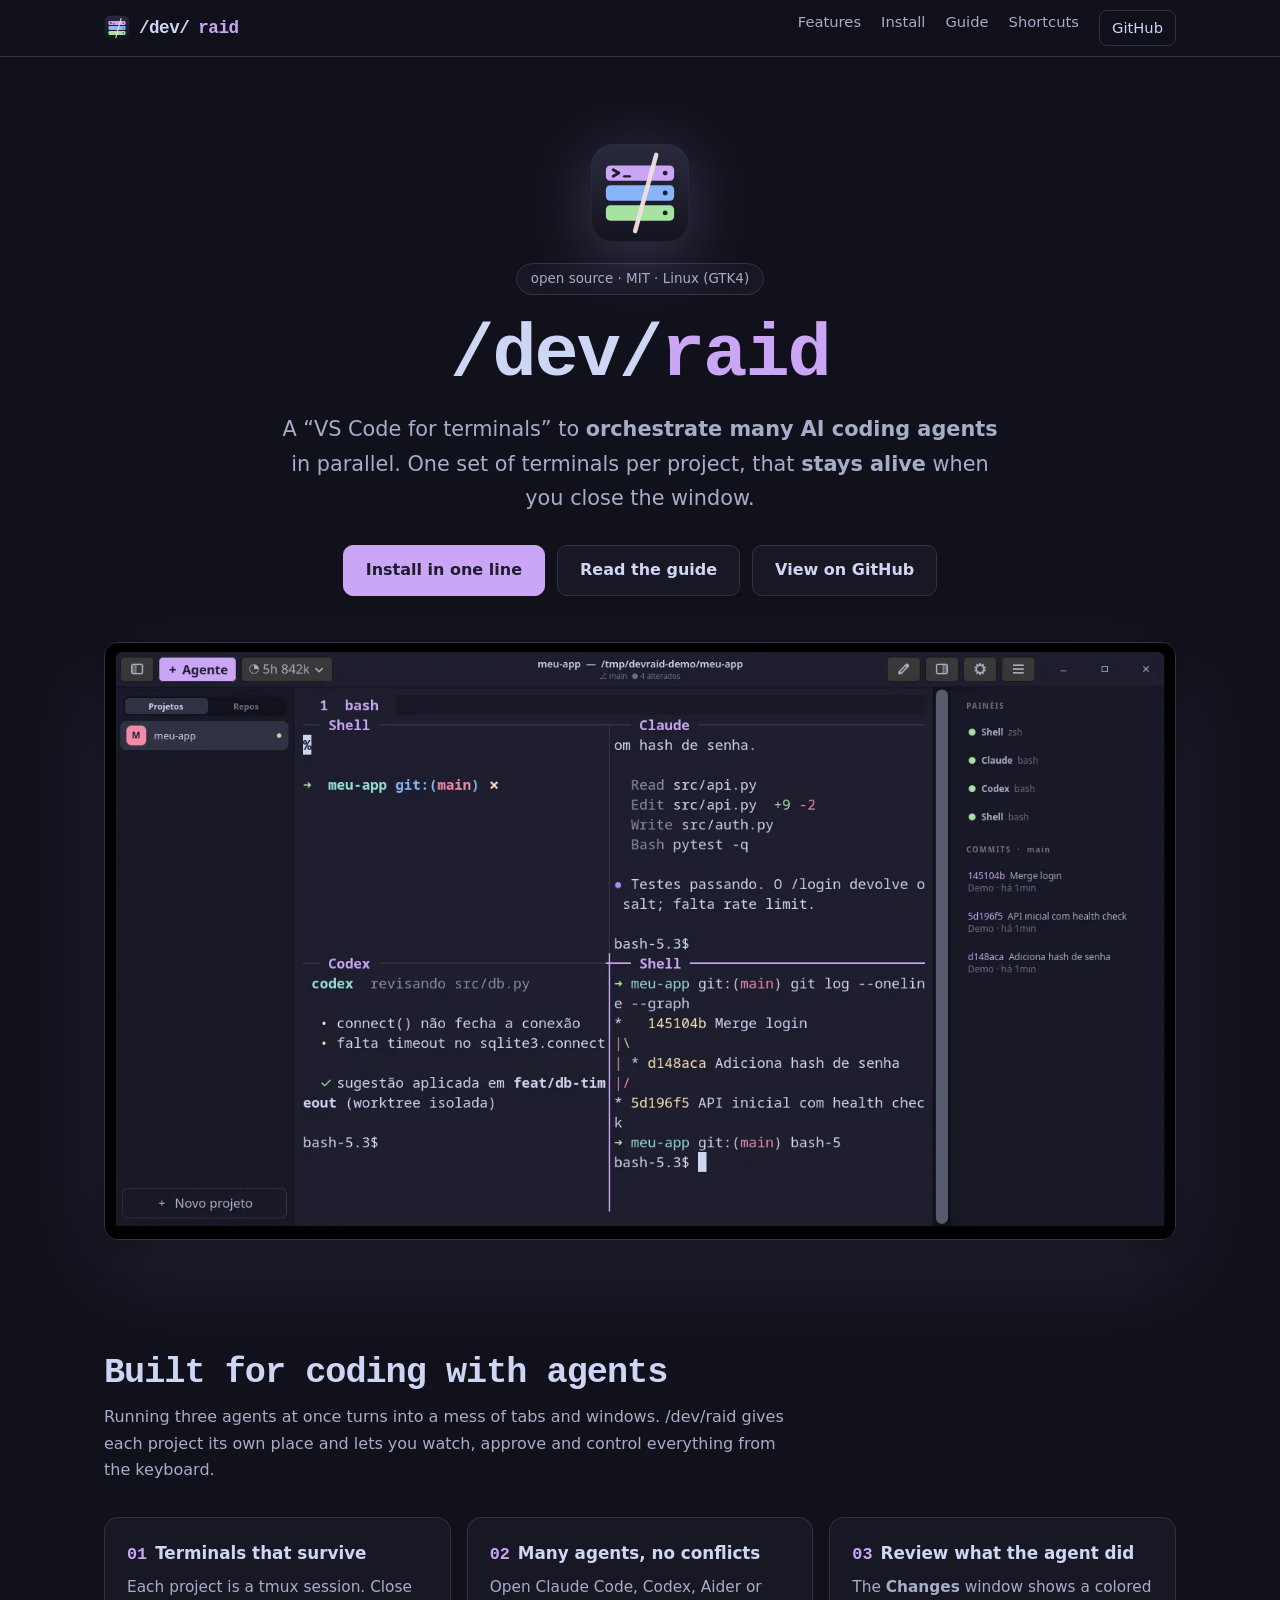
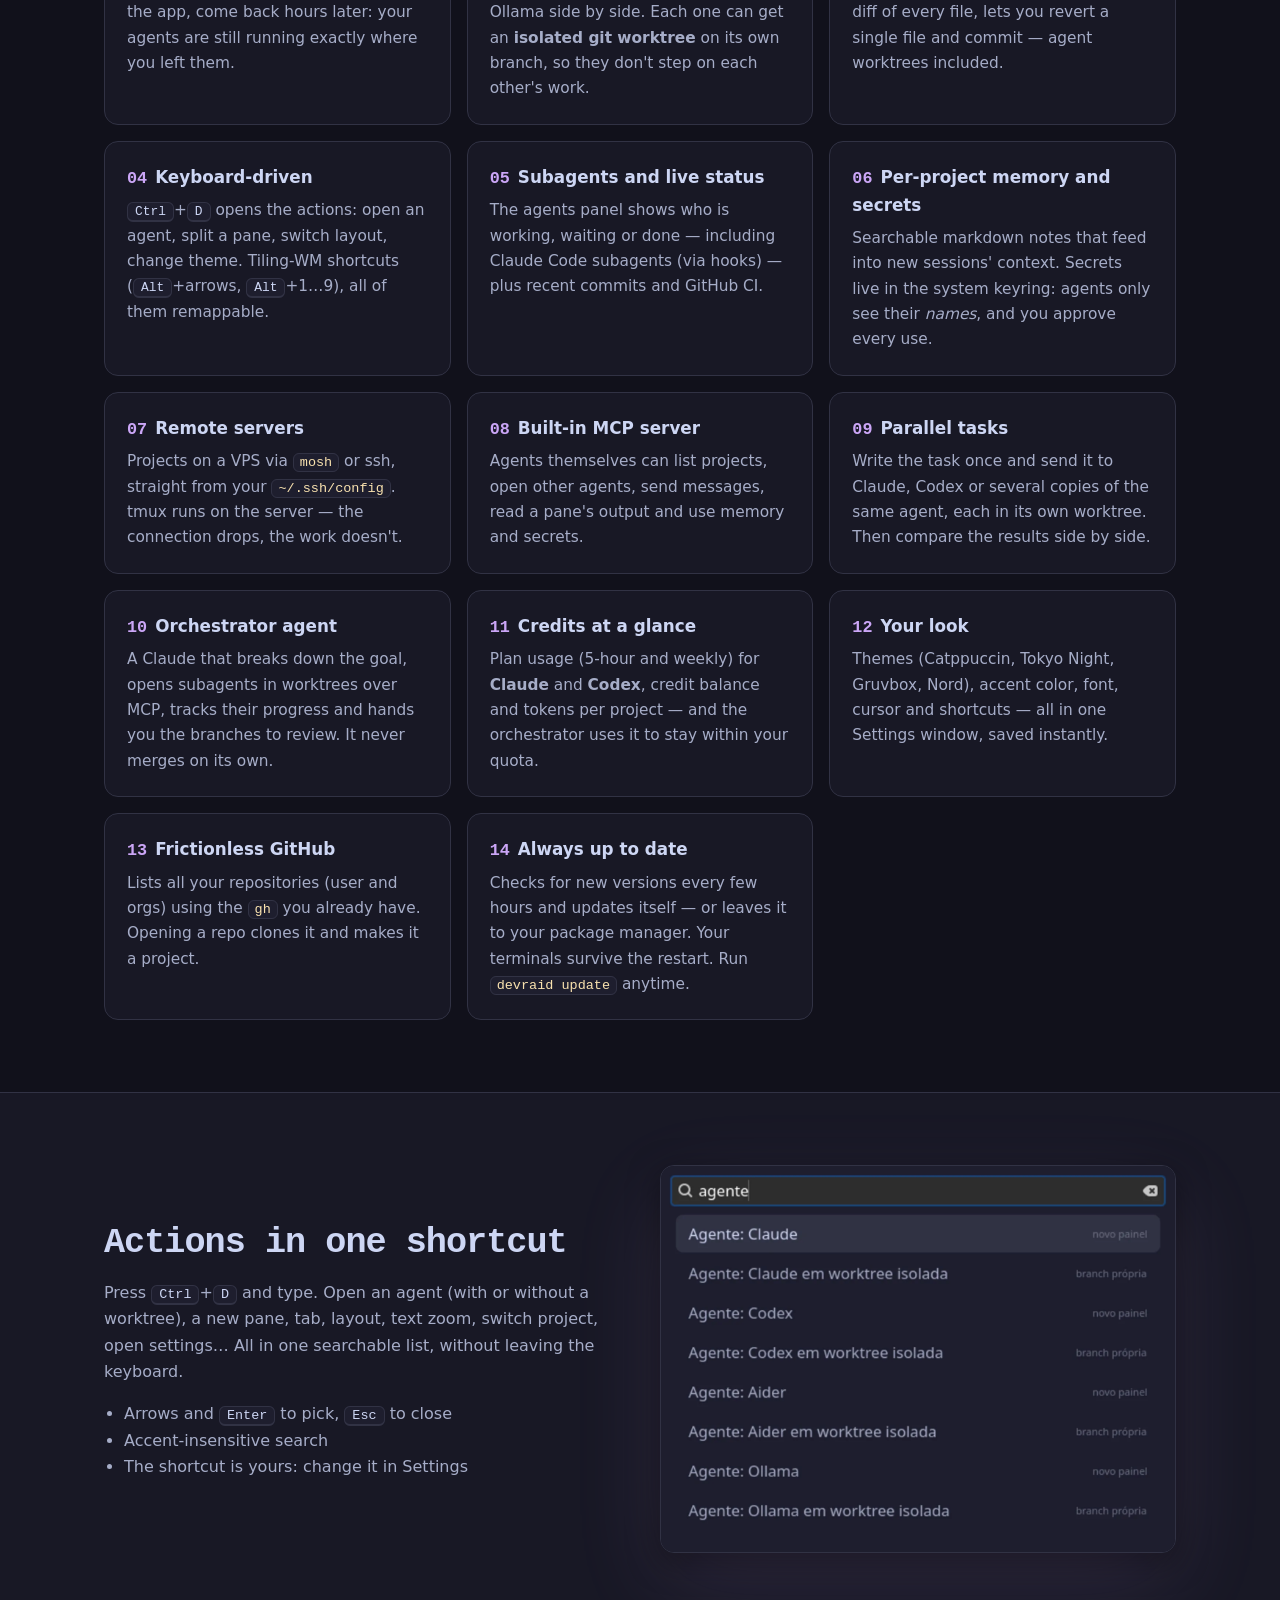
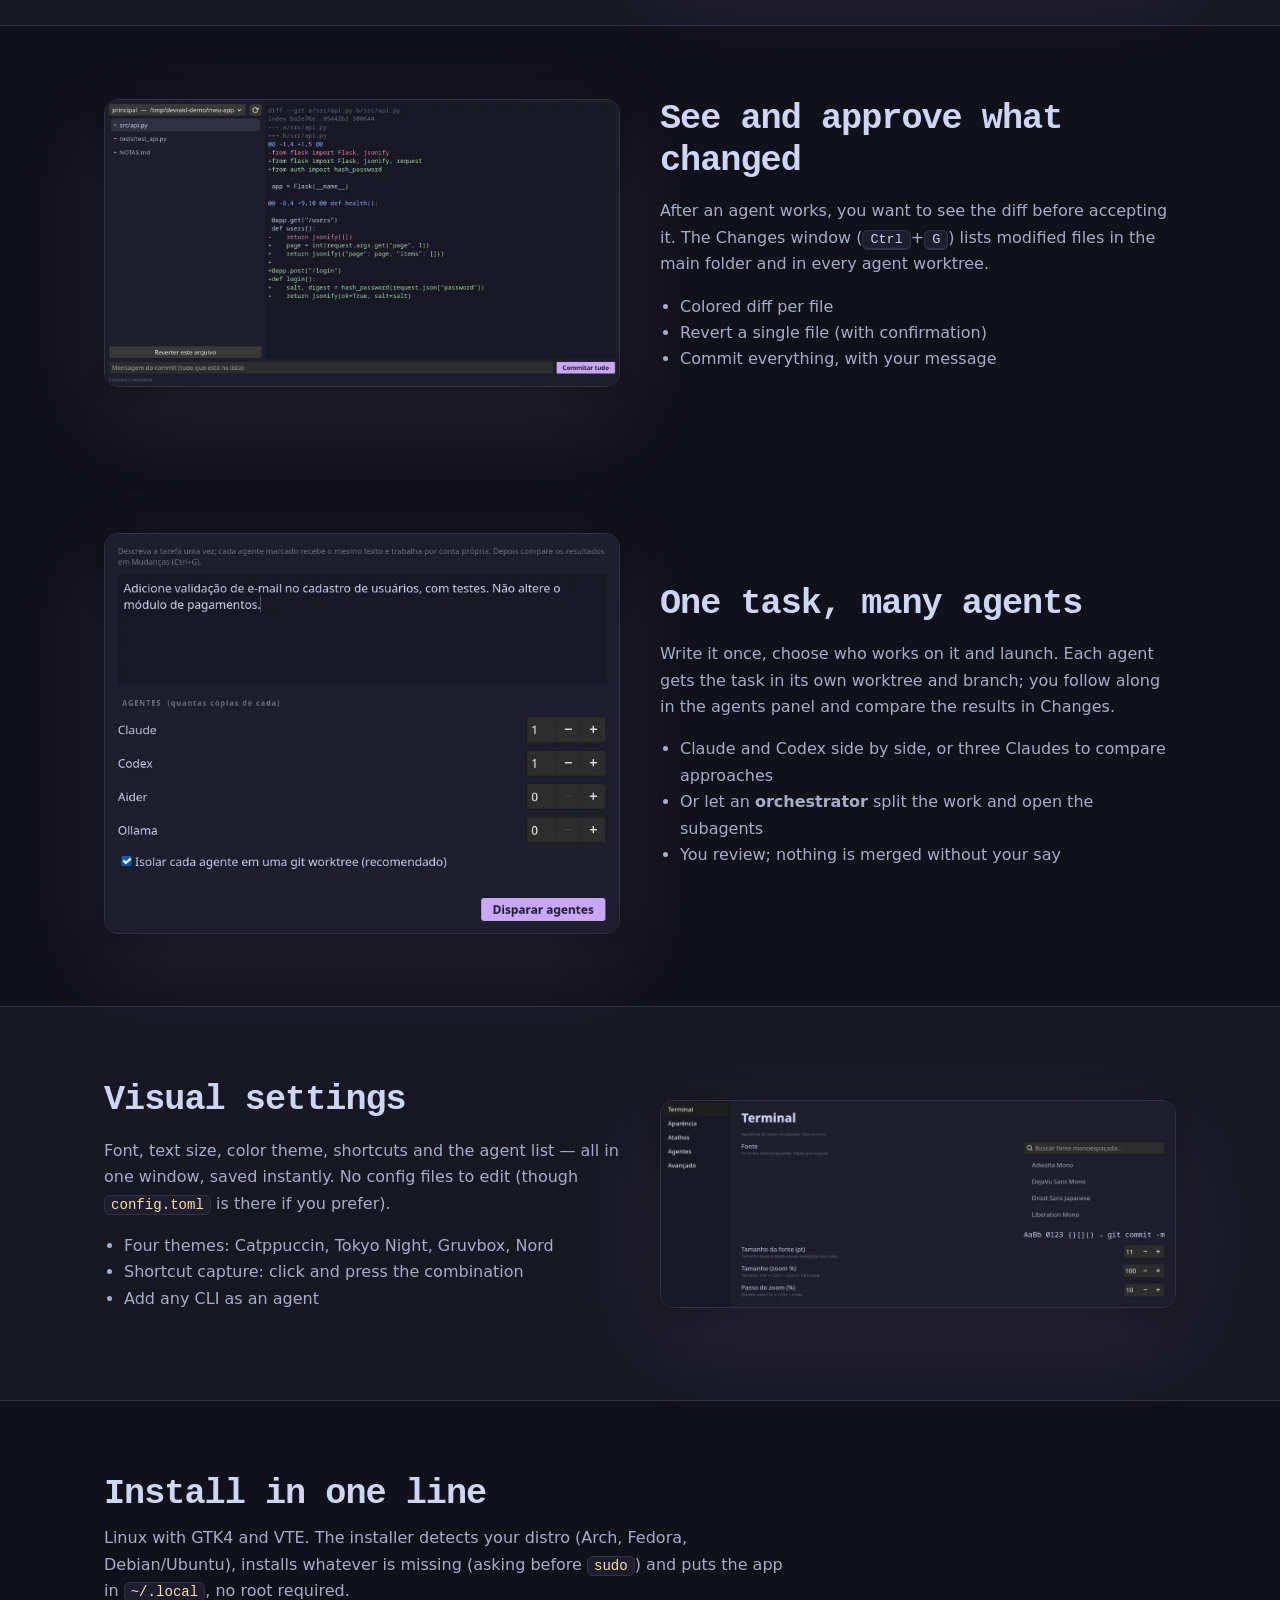
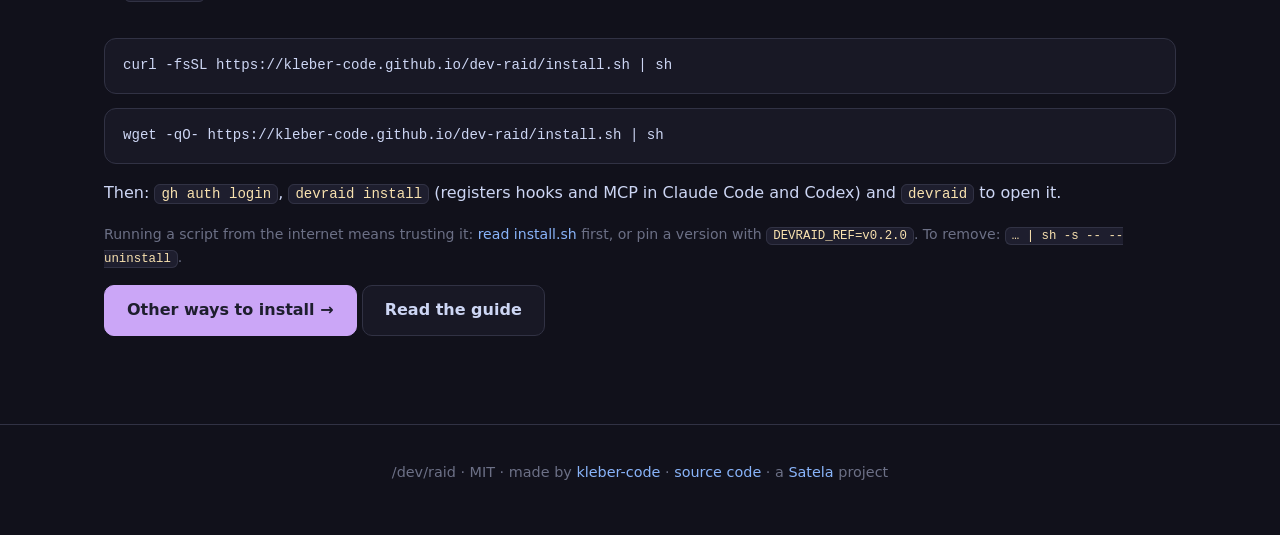
<file: docs/index.html>
<!doctype html>
<html lang="en">
<head>
<meta charset="utf-8">
<meta name="viewport" content="width=device-width, initial-scale=1">
<title>/dev/raid — orchestrate AI coding agents in terminals, per project</title>
<meta name="description" content="/dev/raid is a desktop app (GTK4 + VTE + tmux) for running several AI coding agents — Claude Code, Codex, Aider — in parallel, one set of terminals per project, that keeps running when you close the window.">
<meta property="og:title" content="/dev/raid">
<meta property="og:description" content="Orchestrate many AI coding agents in persistent terminals, one workspace per project. Open source, for Linux.">
<meta property="og:image" content="https://kleber-code.github.io/dev-raid/img/og.png">
<meta name="theme-color" content="#11111b">
<link rel="icon" href="favicon.svg" type="image/svg+xml">
<link rel="apple-touch-icon" href="apple-touch-icon.png">
<link rel="stylesheet" href="style.css">
</head>
<body>
<header class="top"><div class="shell">
  <a class="brand" href="./"><img src="logo.svg" alt="" width="26" height="26">/dev/<b>raid</b></a>
  <nav>
    <a href="#features">Features</a>
    <a href="#install">Install</a>
    <a href="guide.html">Guide</a>
    <a href="guide.html#shortcuts">Shortcuts</a>
    <a class="gh" href="https://github.com/kleber-code/dev-raid">GitHub</a>
  </nav>
</div></header>

<main>
<section class="hero"><div class="shell">
  <img class="logo" src="logo.svg" alt="/dev/raid logo" width="104" height="104">
  <span class="pill">open source · MIT · Linux (GTK4)</span>
  <h1>/dev/<b>raid</b></h1>
  <p class="lede">A “VS Code for terminals” to <strong>orchestrate many AI coding agents</strong> in parallel.
    One set of terminals per project, that <strong>stays alive</strong> when you close the window.</p>
  <div class="cta">
    <a class="btn p" href="#install">Install in one line</a>
    <a class="btn" href="guide.html">Read the guide</a>
    <a class="btn" href="https://github.com/kleber-code/dev-raid">View on GitHub</a>
  </div>
  <div class="shot"><img src="img/main.webp" width="1400" height="780" alt="/dev/raid with four panes — shell, Claude, Codex and another shell — and the agents panel open on the right"></div>
</div></section>

<section class="s" id="features"><div class="shell">
  <h2>Built for coding with agents</h2>
  <p class="sub">Running three agents at once turns into a mess of tabs and windows. /dev/raid gives each project its own place and lets you watch, approve and control everything from the keyboard.</p>
  <div class="grid">
    <div class="card"><h3><i>01</i>Terminals that survive</h3><p>Each project is a tmux session. Close the app, come back hours later: your agents are still running exactly where you left them.</p></div>
    <div class="card"><h3><i>02</i>Many agents, no conflicts</h3><p>Open Claude Code, Codex, Aider or Ollama side by side. Each one can get an <strong>isolated git worktree</strong> on its own branch, so they don't step on each other's work.</p></div>
    <div class="card"><h3><i>03</i>Review what the agent did</h3><p>The <strong>Changes</strong> window shows a colored diff of every file, lets you revert a single file and commit — agent worktrees included.</p></div>
    <div class="card"><h3><i>04</i>Keyboard-driven</h3><p><kbd>Ctrl</kbd>+<kbd>D</kbd> opens the actions: open an agent, split a pane, switch layout, change theme. Tiling-WM shortcuts (<kbd>Alt</kbd>+arrows, <kbd>Alt</kbd>+1…9), all of them remappable.</p></div>
    <div class="card"><h3><i>05</i>Subagents and live status</h3><p>The agents panel shows who is working, waiting or done — including Claude Code subagents (via hooks) — plus recent commits and GitHub CI.</p></div>
    <div class="card"><h3><i>06</i>Per-project memory and secrets</h3><p>Searchable markdown notes that feed into new sessions' context. Secrets live in the system keyring: agents only see their <em>names</em>, and you approve every use.</p></div>
    <div class="card"><h3><i>07</i>Remote servers</h3><p>Projects on a VPS via <code>mosh</code> or ssh, straight from your <code>~/.ssh/config</code>. tmux runs on the server — the connection drops, the work doesn't.</p></div>
    <div class="card"><h3><i>08</i>Built-in MCP server</h3><p>Agents themselves can list projects, open other agents, send messages, read a pane's output and use memory and secrets.</p></div>
    <div class="card"><h3><i>09</i>Parallel tasks</h3><p>Write the task once and send it to Claude, Codex or several copies of the same agent, each in its own worktree. Then compare the results side by side.</p></div>
    <div class="card"><h3><i>10</i>Orchestrator agent</h3><p>A Claude that breaks down the goal, opens subagents in worktrees over MCP, tracks their progress and hands you the branches to review. It never merges on its own.</p></div>
    <div class="card"><h3><i>11</i>Credits at a glance</h3><p>Plan usage (5-hour and weekly) for <strong>Claude</strong> and <strong>Codex</strong>, credit balance and tokens per project — and the orchestrator uses it to stay within your quota.</p></div>
    <div class="card"><h3><i>12</i>Your look</h3><p>Themes (Catppuccin, Tokyo Night, Gruvbox, Nord), accent color, font, cursor and shortcuts — all in one Settings window, saved instantly.</p></div>
    <div class="card"><h3><i>13</i>Frictionless GitHub</h3><p>Lists all your repositories (user and orgs) using the <code>gh</code> you already have. Opening a repo clones it and makes it a project.</p></div>
    <div class="card"><h3><i>14</i>Always up to date</h3><p>Checks for new versions every few hours and updates itself — or leaves it to your package manager. Your terminals survive the restart. Run <code>devraid update</code> anytime.</p></div>
  </div>
</div></section>

<section class="s alt"><div class="shell">
  <div class="two">
    <div>
      <h2>Actions in one shortcut</h2>
      <p>Press <kbd>Ctrl</kbd>+<kbd>D</kbd> and type. Open an agent (with or without a worktree), a new pane, tab, layout, text zoom, switch project, open settings… All in one searchable list, without leaving the keyboard.</p>
      <ul><li>Arrows and <kbd>Enter</kbd> to pick, <kbd>Esc</kbd> to close</li><li>Accent-insensitive search</li><li>The shortcut is yours: change it in Settings</li></ul>
    </div>
    <div class="shot"><img src="img/palette.webp" width="560" height="420" loading="lazy" alt="Actions palette filtered by “agent”, listing Claude, Codex, Aider and Ollama, each also in an isolated worktree"></div>
  </div>
</div></section>

<section class="s"><div class="shell">
  <div class="two">
    <div class="shot"><img src="img/changes.webp" width="1400" height="780" loading="lazy" alt="Changes window with the list of modified files and the colored diff of src/api.py"></div>
    <div>
      <h2>See and approve what changed</h2>
      <p>After an agent works, you want to see the diff before accepting it. The Changes window (<kbd>Ctrl</kbd>+<kbd>G</kbd>) lists modified files in the main folder and in every agent worktree.</p>
      <ul><li>Colored diff per file</li><li>Revert a single file (with confirmation)</li><li>Commit everything, with your message</li></ul>
    </div>
  </div>
</div></section>

<section class="s"><div class="shell">
  <div class="two">
    <div class="shot"><img src="img/parallel.webp" width="720" height="560" loading="lazy" alt="Parallel task dialog: one task, Claude and Codex selected, isolated worktree"></div>
    <div>
      <h2>One task, many agents</h2>
      <p>Write it once, choose who works on it and launch. Each agent gets the task in its own worktree and branch; you follow along in the agents panel and compare the results in Changes.</p>
      <ul><li>Claude and Codex side by side, or three Claudes to compare approaches</li><li>Or let an <strong>orchestrator</strong> split the work and open the subagents</li><li>You review; nothing is merged without your say</li></ul>
    </div>
  </div>
</div></section>

<section class="s alt"><div class="shell">
  <div class="two">
    <div>
      <h2>Visual settings</h2>
      <p>Font, text size, color theme, shortcuts and the agent list — all in one window, saved instantly. No config files to edit (though <code>config.toml</code> is there if you prefer).</p>
      <ul><li>Four themes: Catppuccin, Tokyo Night, Gruvbox, Nord</li><li>Shortcut capture: click and press the combination</li><li>Add any CLI as an agent</li></ul>
    </div>
    <div class="shot"><img src="img/settings.webp" width="900" height="600" loading="lazy" alt="Settings window, Terminal page, with font, zoom and theme"></div>
  </div>
</div></section>

<section class="s" id="install"><div class="shell">
  <h2>Install in one line</h2>
  <p class="sub">Linux with GTK4 and VTE. The installer detects your distro (Arch, Fedora, Debian/Ubuntu), installs whatever is missing (asking before <code>sudo</code>) and puts the app in <code>~/.local</code>, no root required.</p>
  <pre><code>curl -fsSL https://kleber-code.github.io/dev-raid/install.sh | sh</code></pre>
  <pre><code>wget -qO- https://kleber-code.github.io/dev-raid/install.sh | sh</code></pre>
  <p>Then: <code>gh auth login</code>, <code>devraid install</code> (registers hooks and MCP in Claude Code and Codex) and <code>devraid</code> to open it.</p>
  <p class="fine">Running a script from the internet means trusting it: <a href="install.sh">read install.sh</a> first, or pin a version with <code>DEVRAID_REF=v0.2.0</code>. To remove: <code>… | sh -s -- --uninstall</code>.</p>
  <p><a class="btn p" href="guide.html#install">Other ways to install →</a> <a class="btn" href="guide.html">Read the guide</a></p>
</div></section>
</main>

<footer><div class="shell">
  /dev/raid · MIT · made by <a href="https://github.com/kleber-code">kleber-code</a> ·
  <a href="https://github.com/kleber-code/dev-raid">source code</a> · a <a href="https://www.satela.com.br">Satela</a> project
</div></footer>
</body>
</html>
</file>
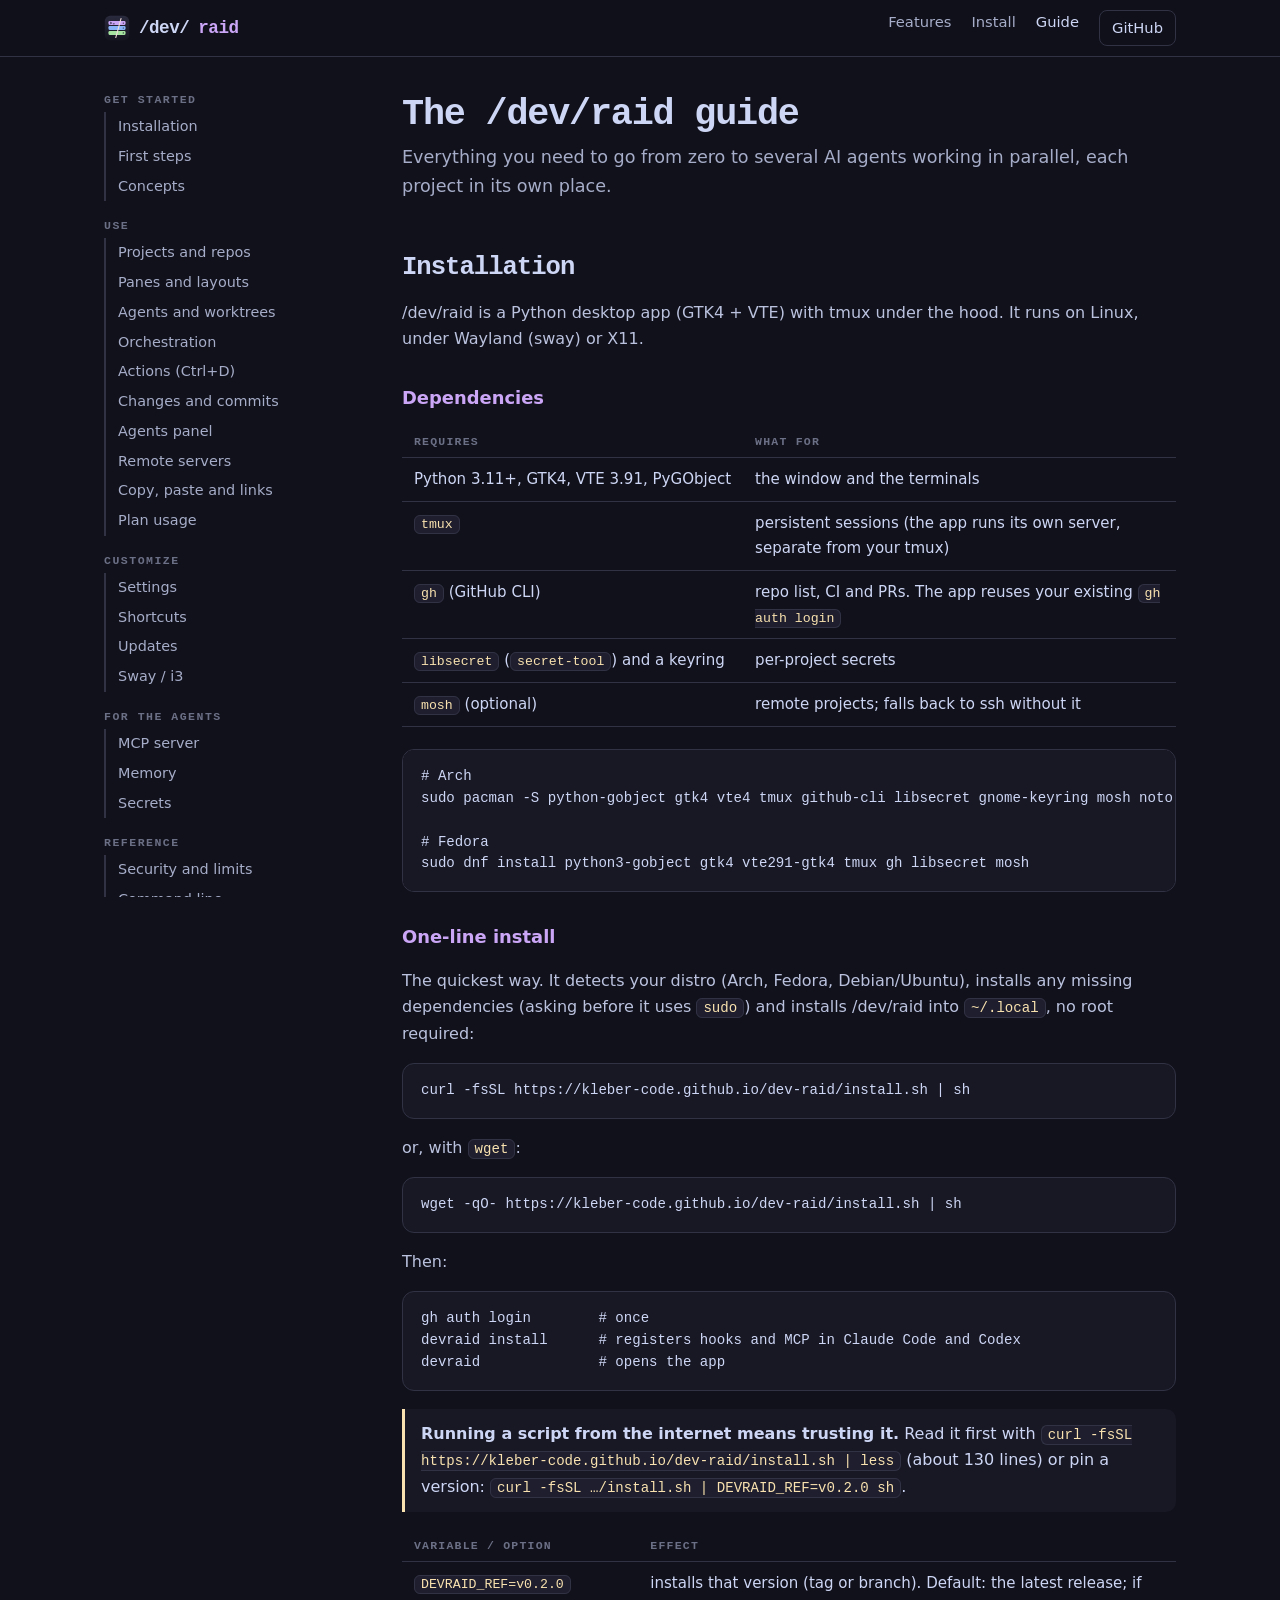
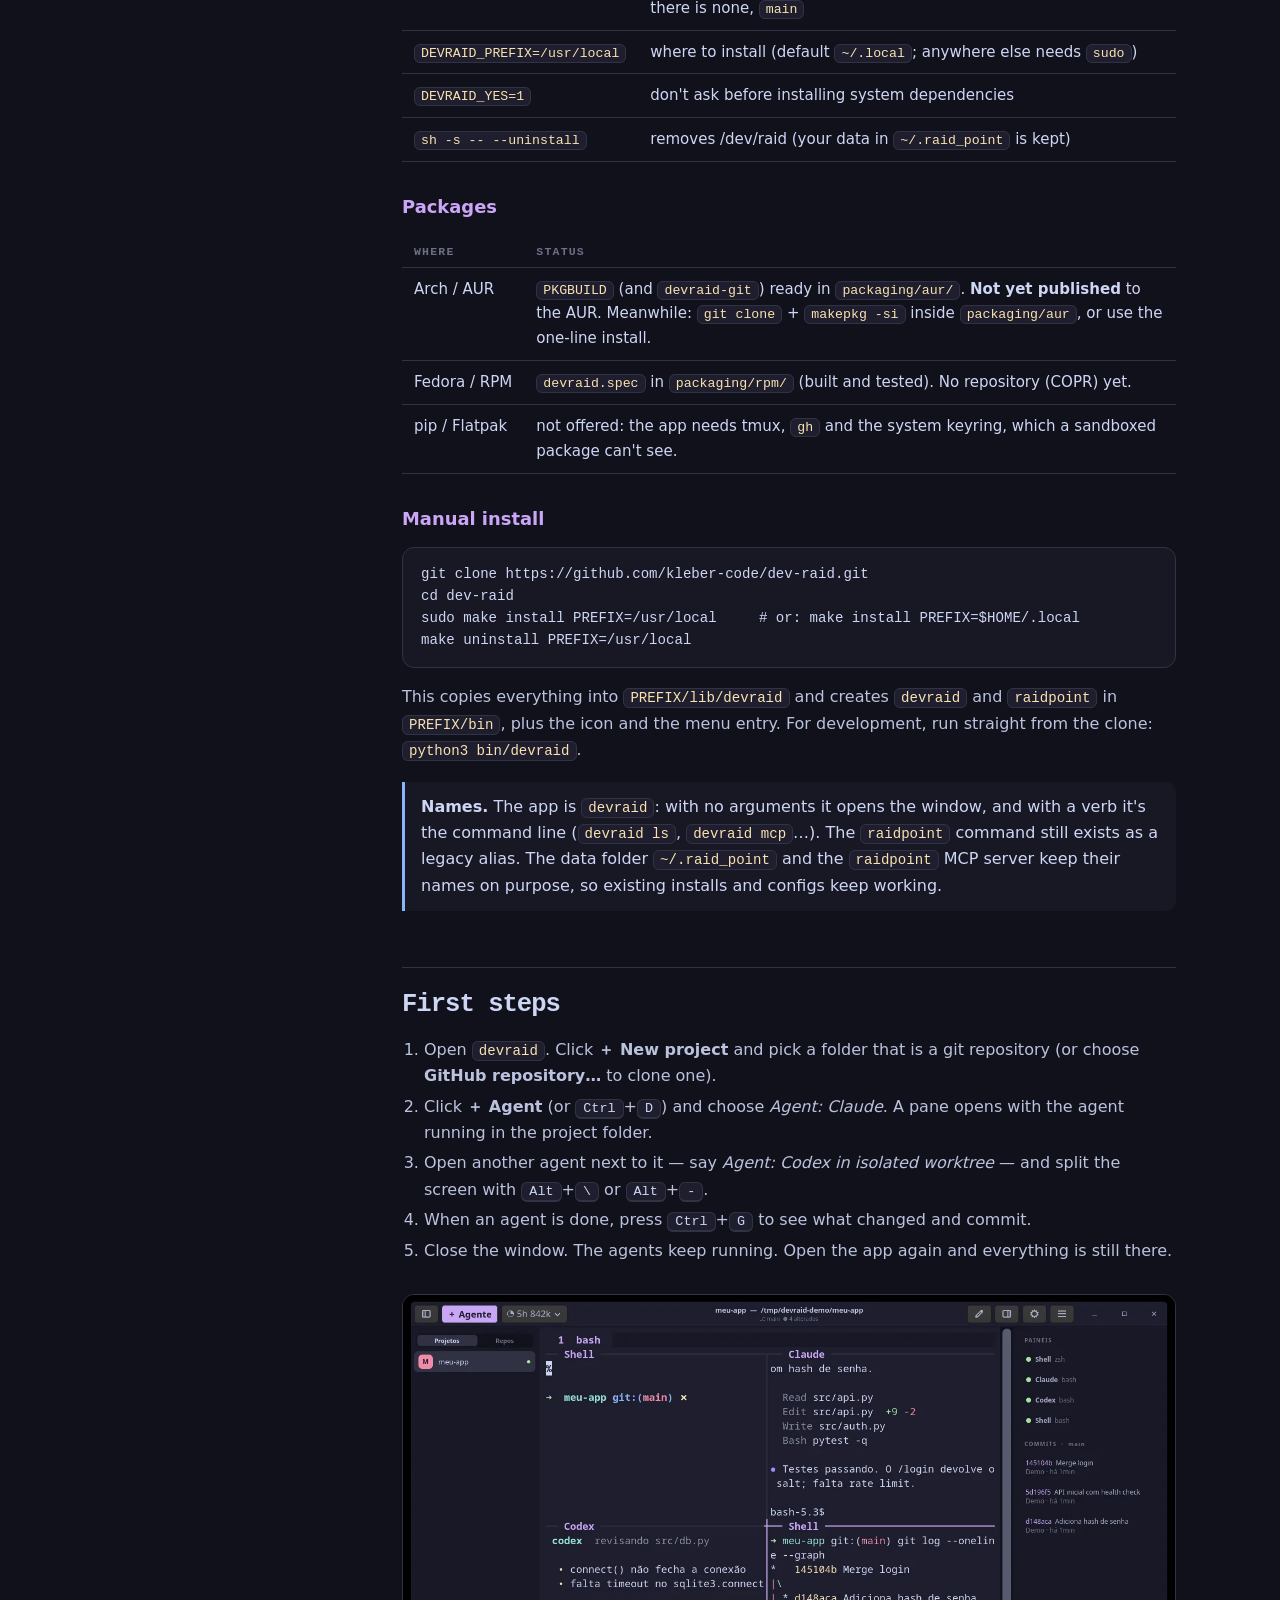
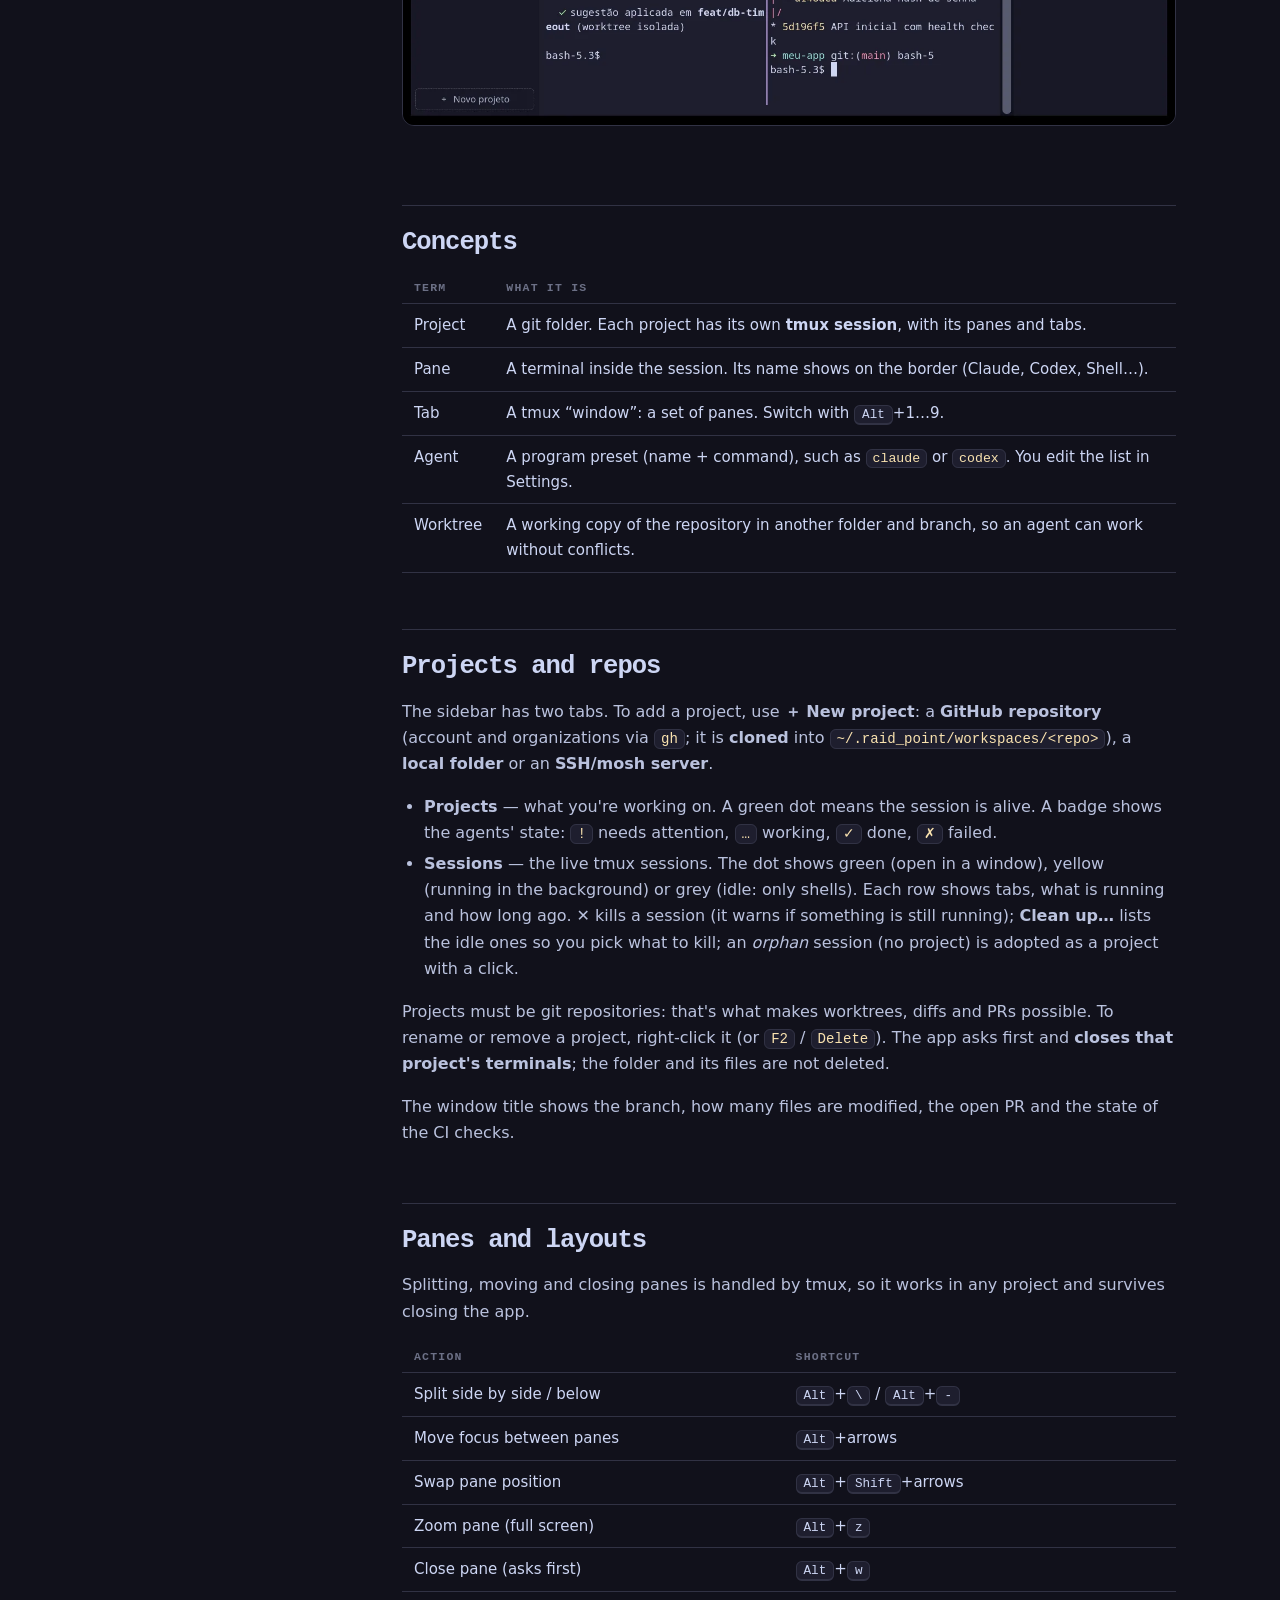
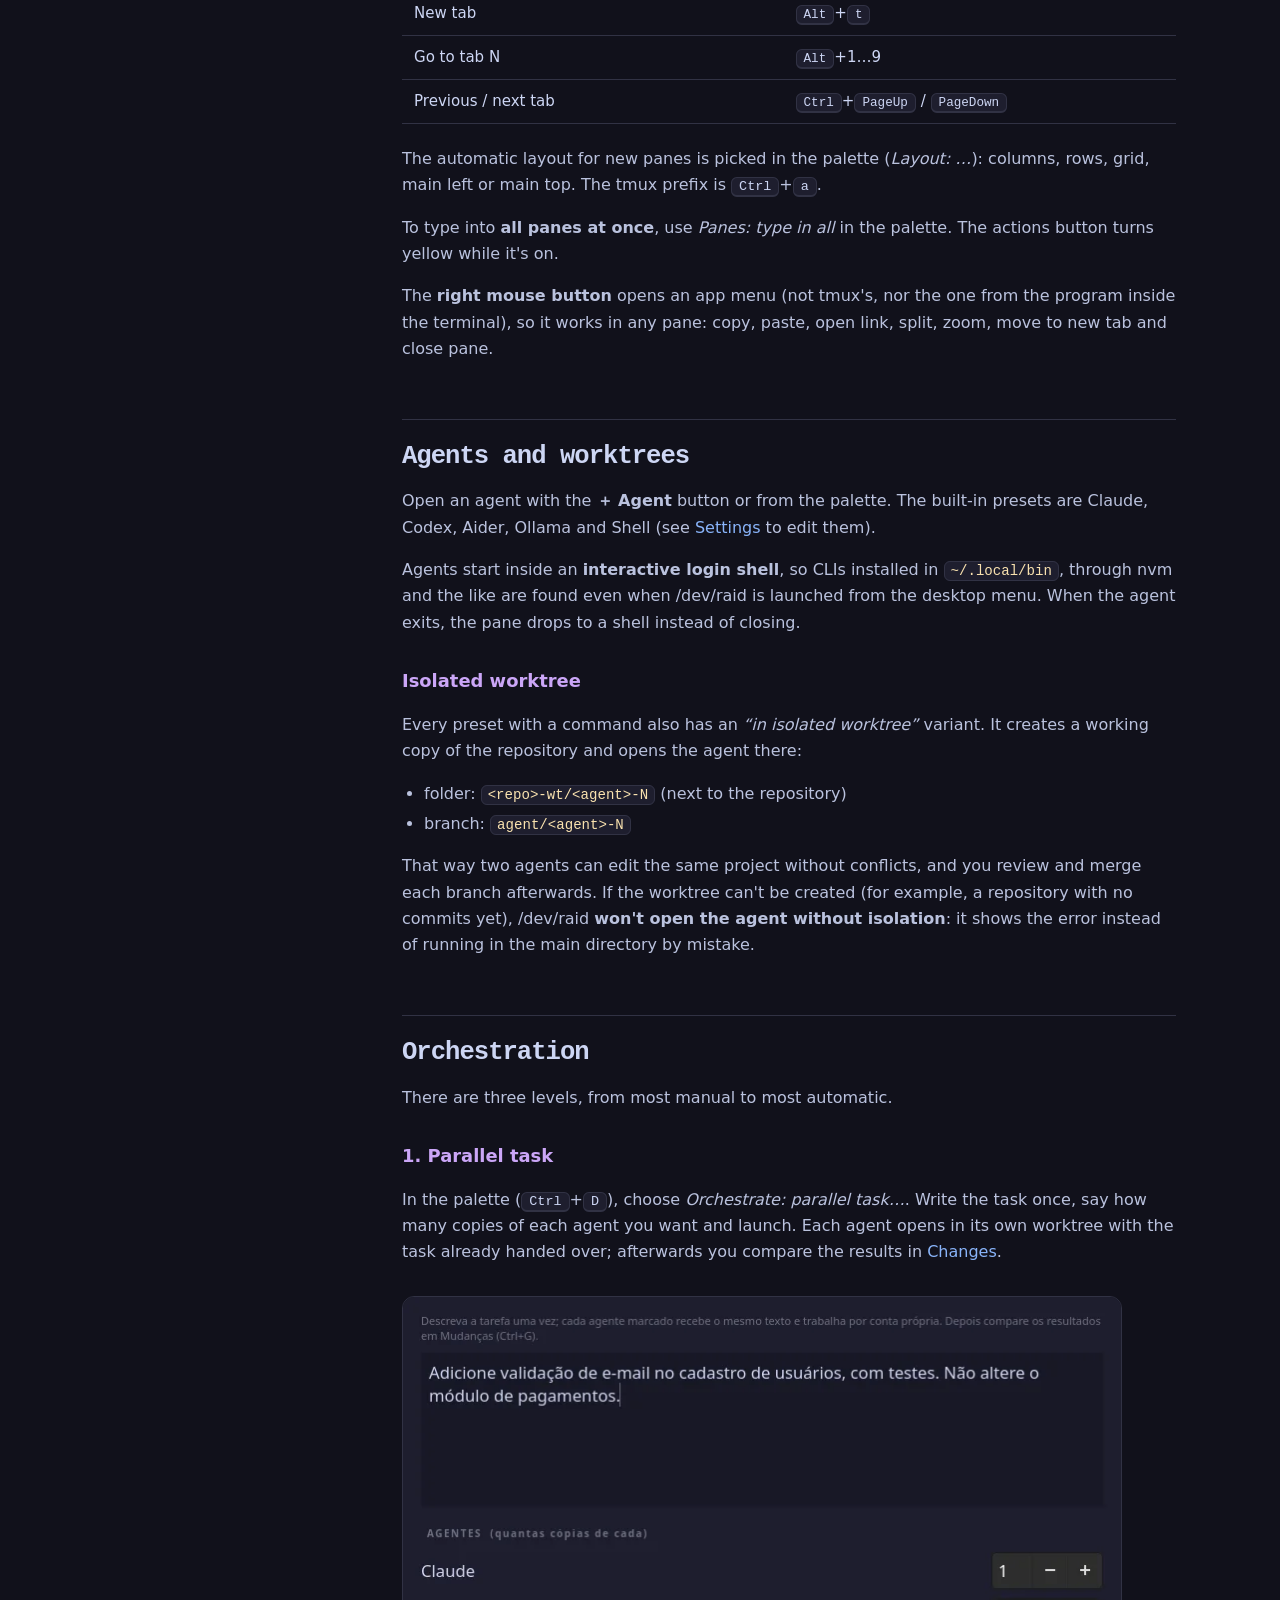
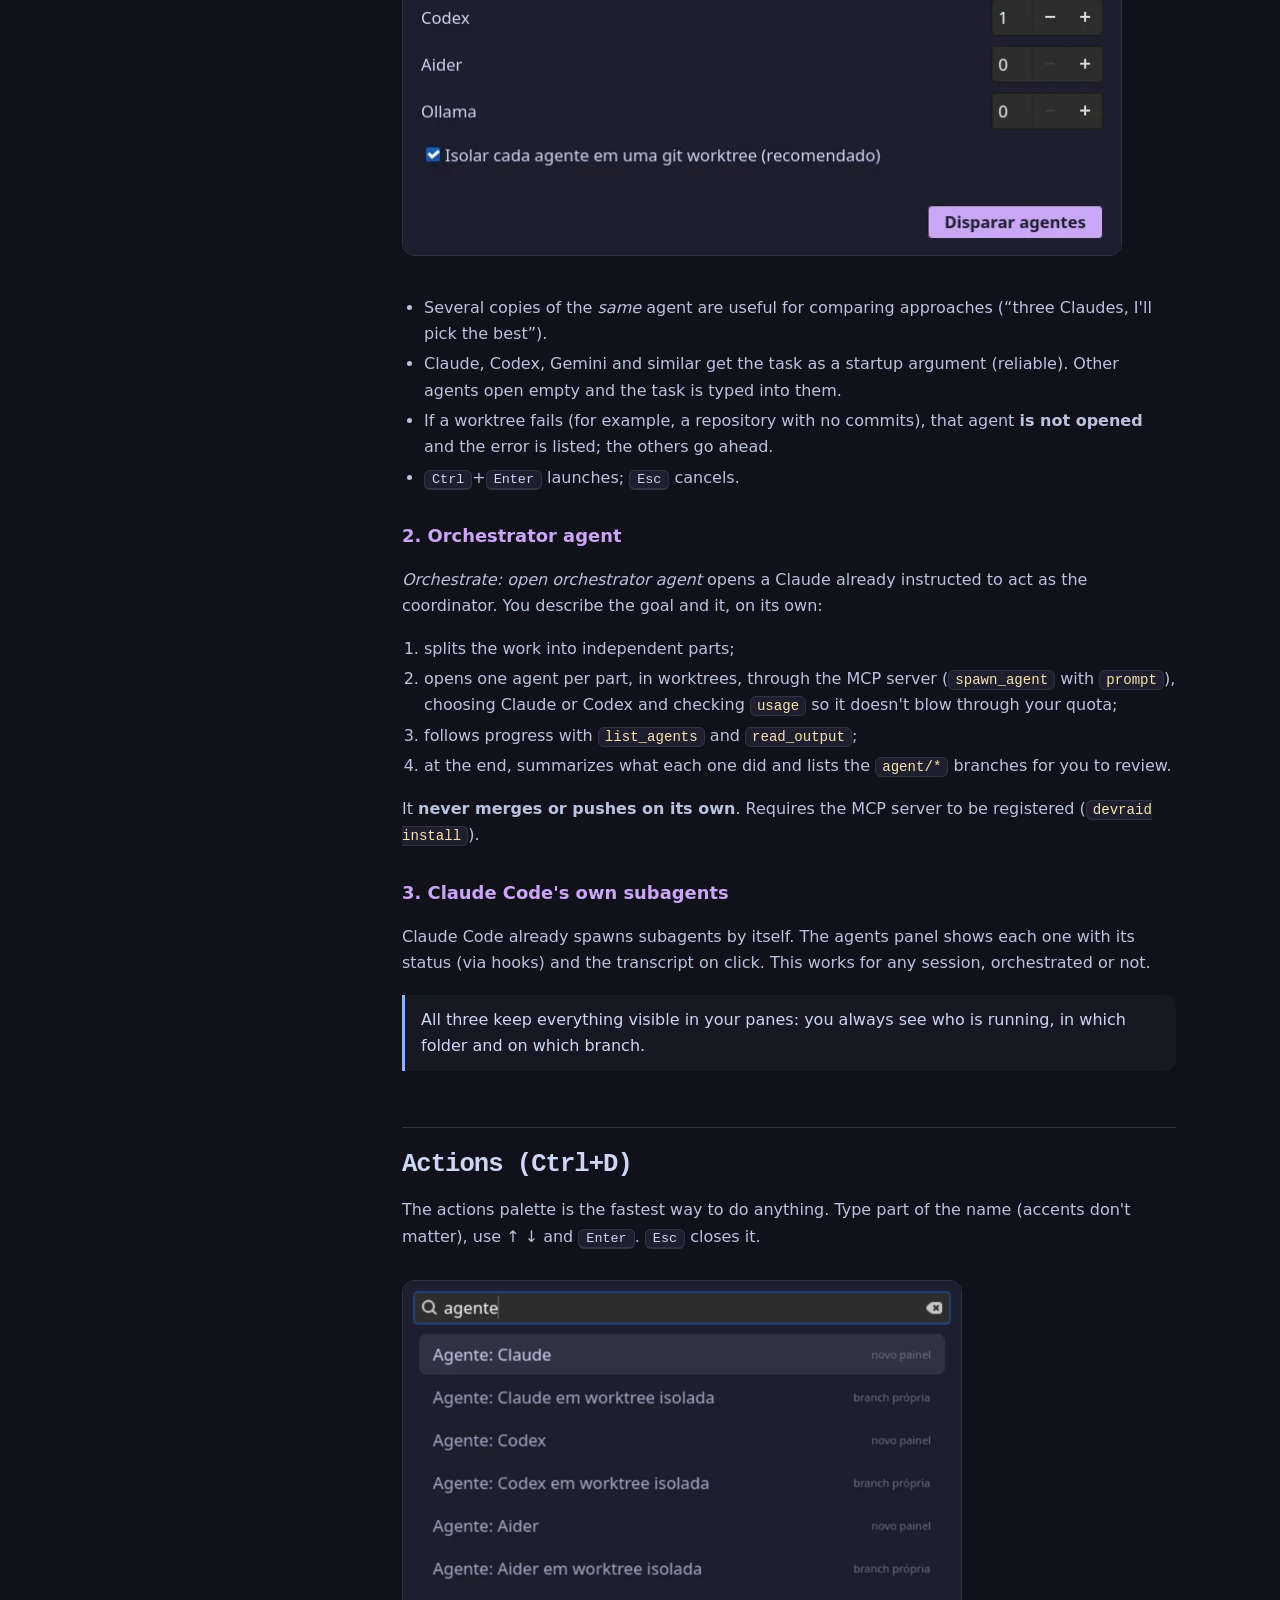
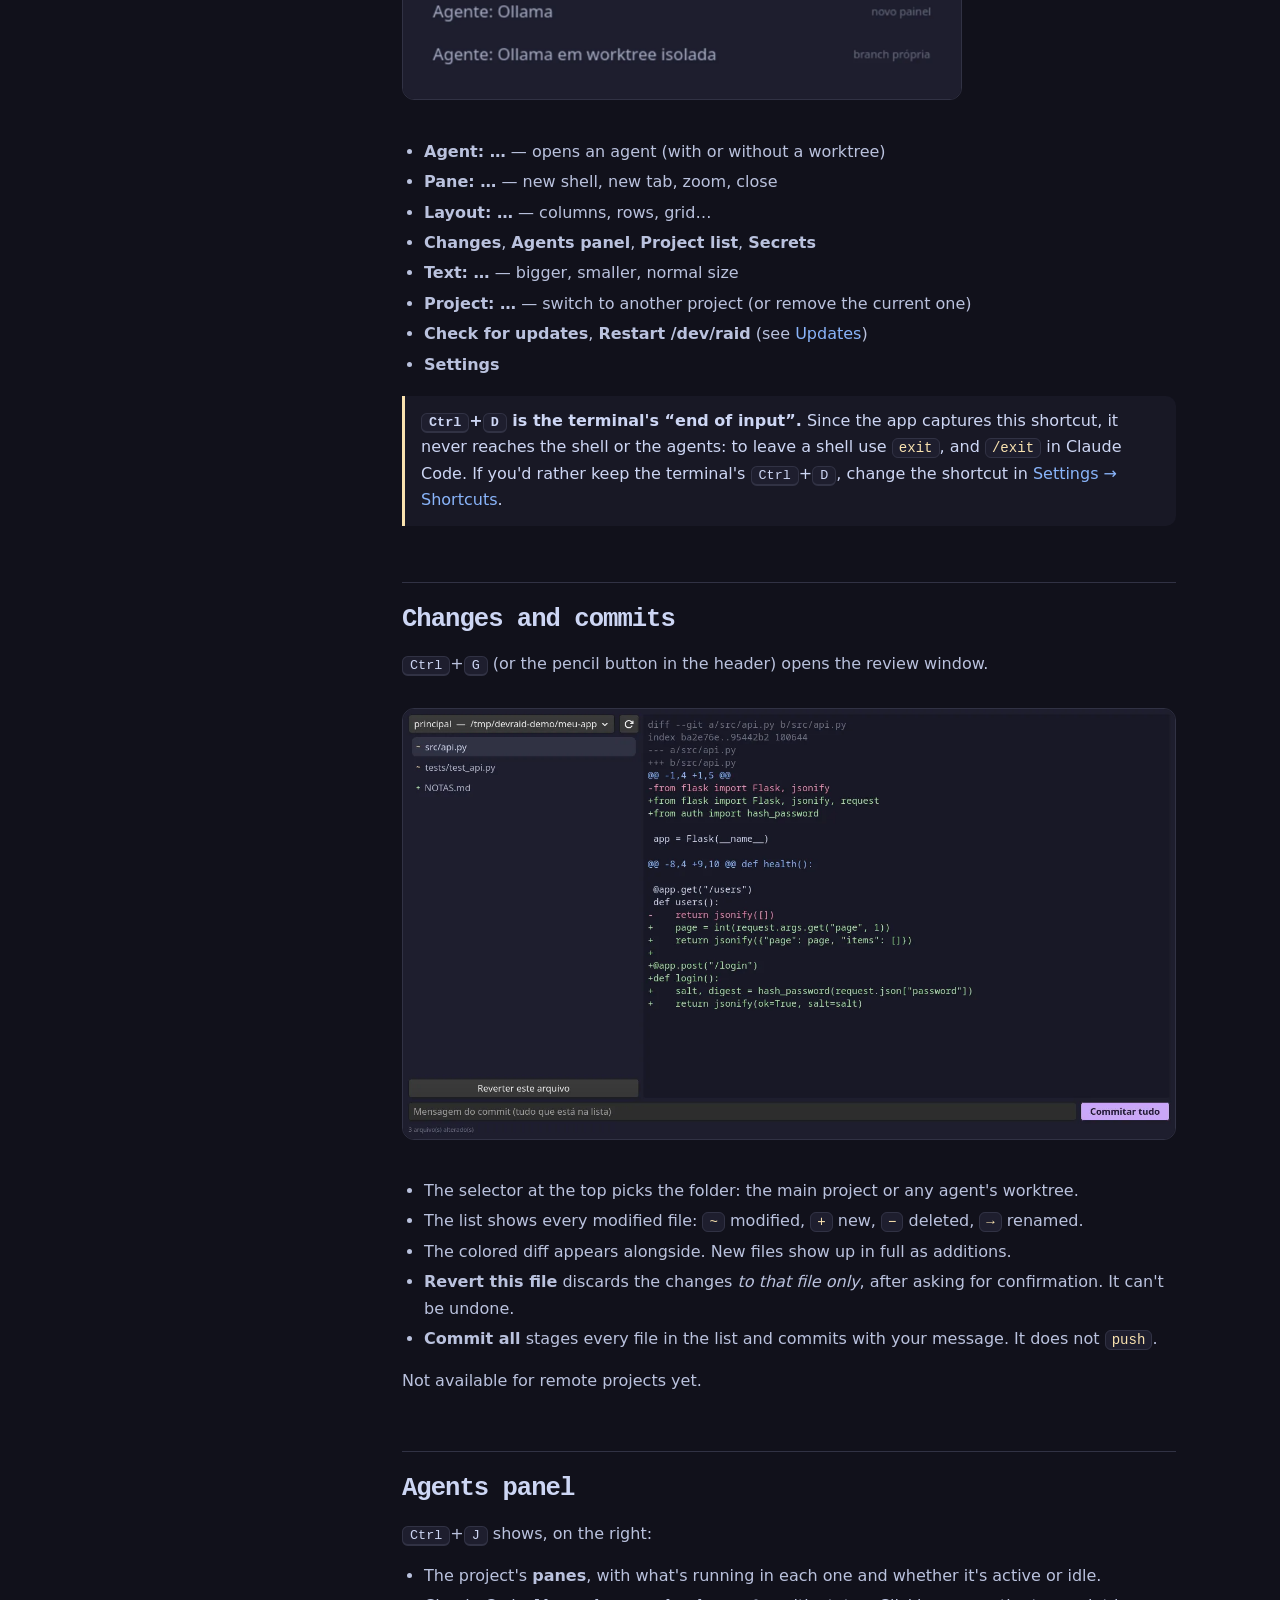
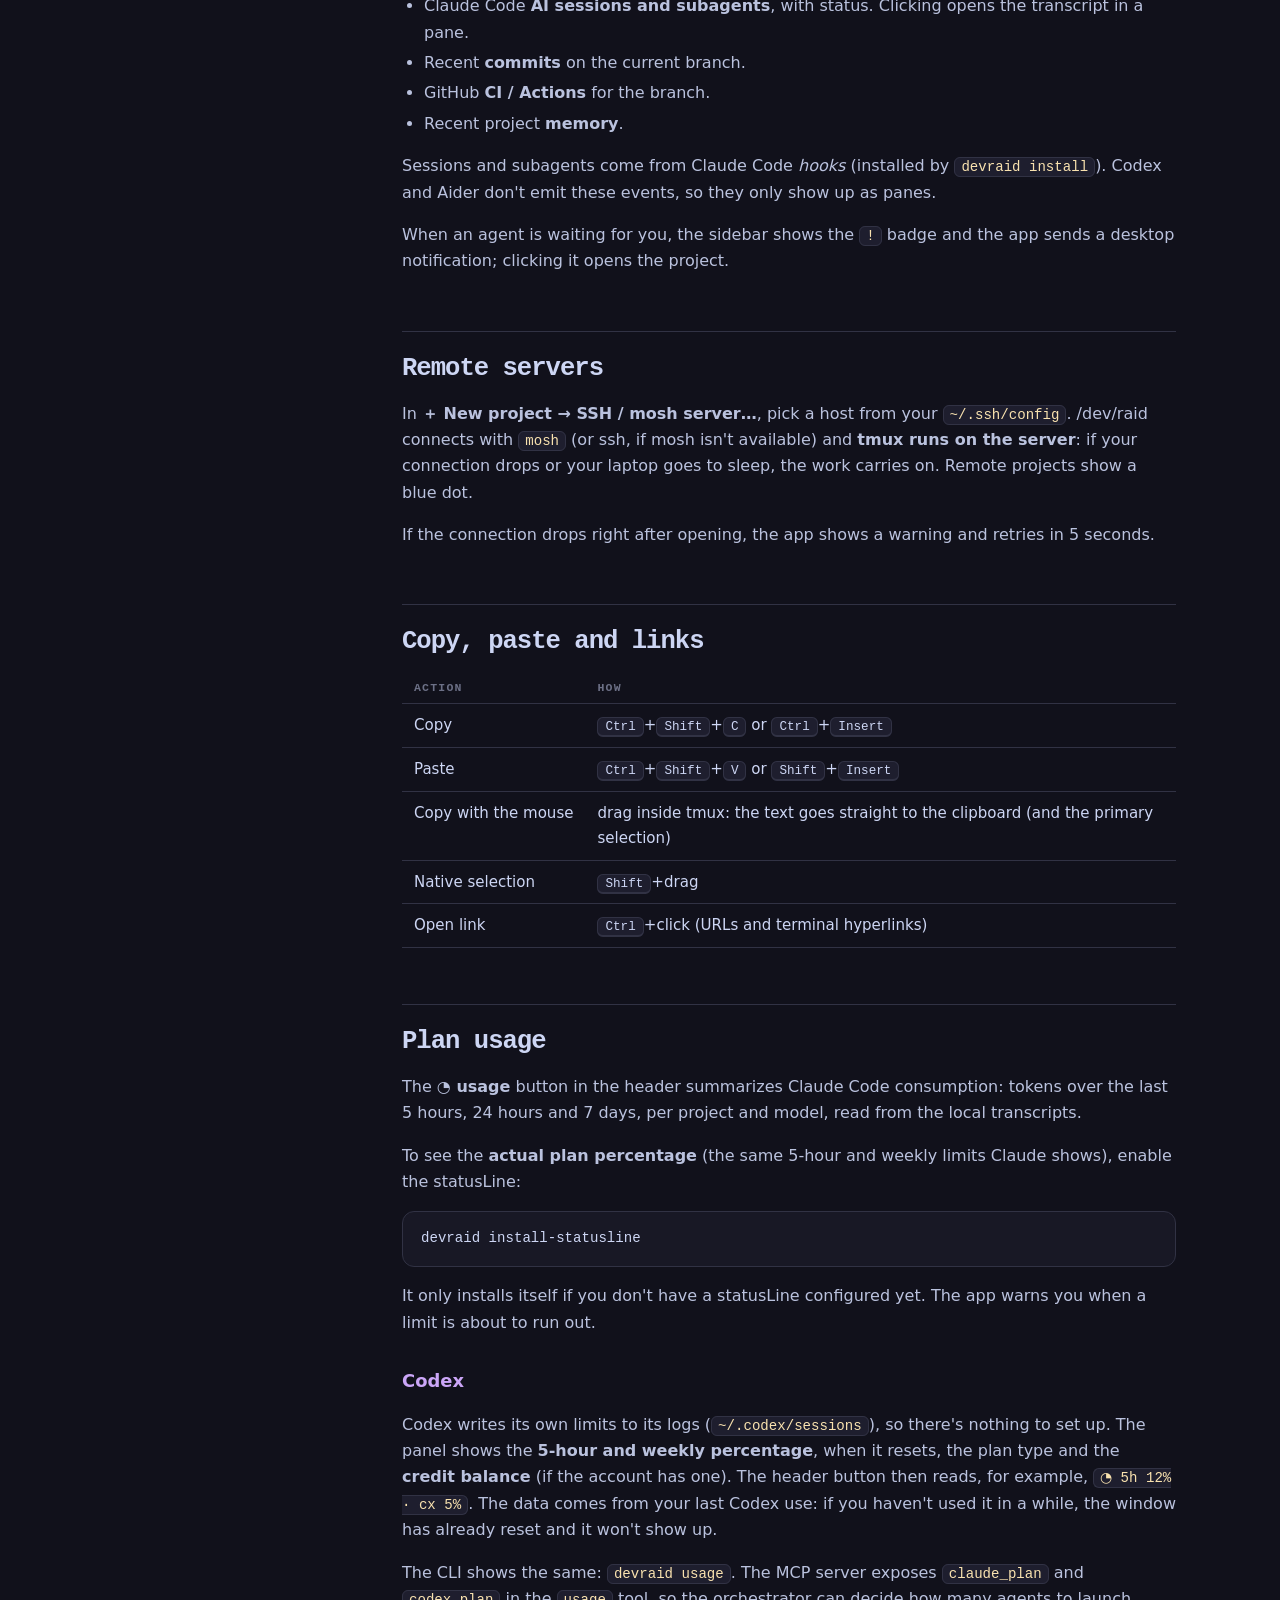
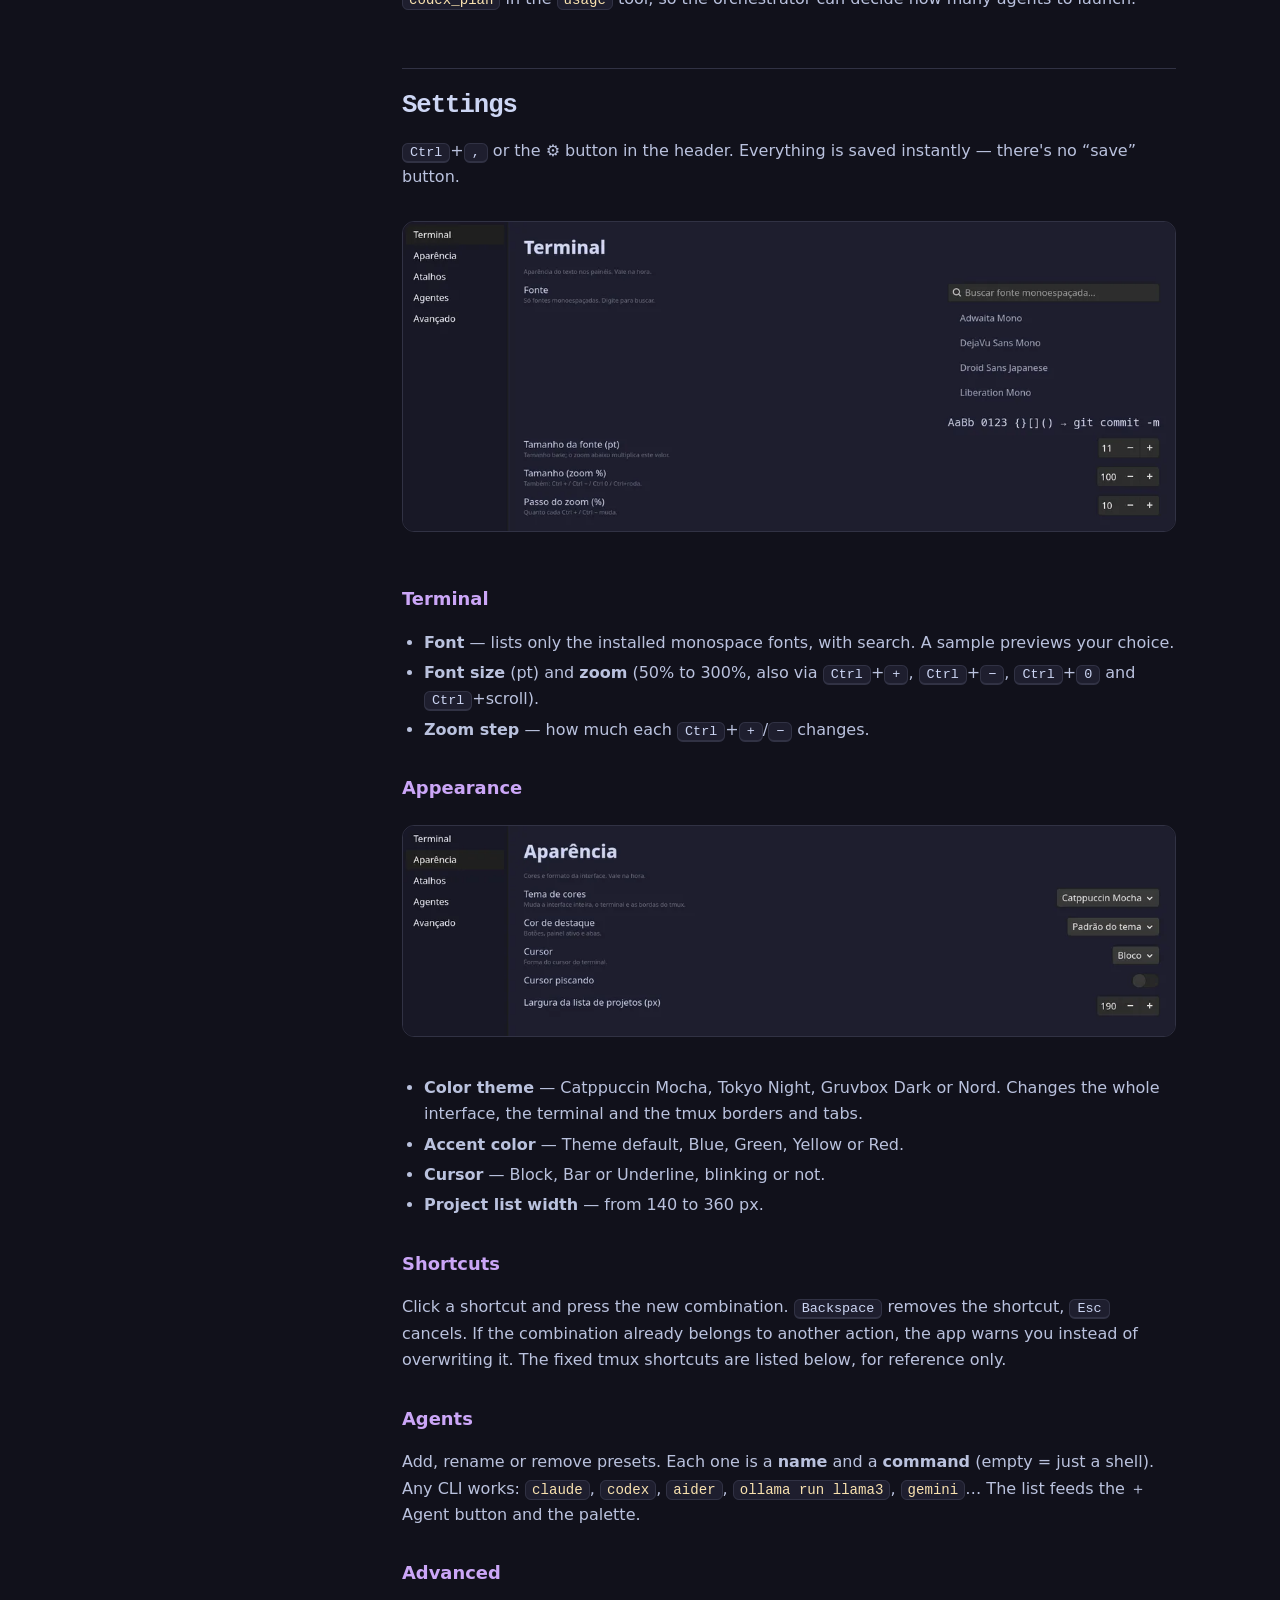
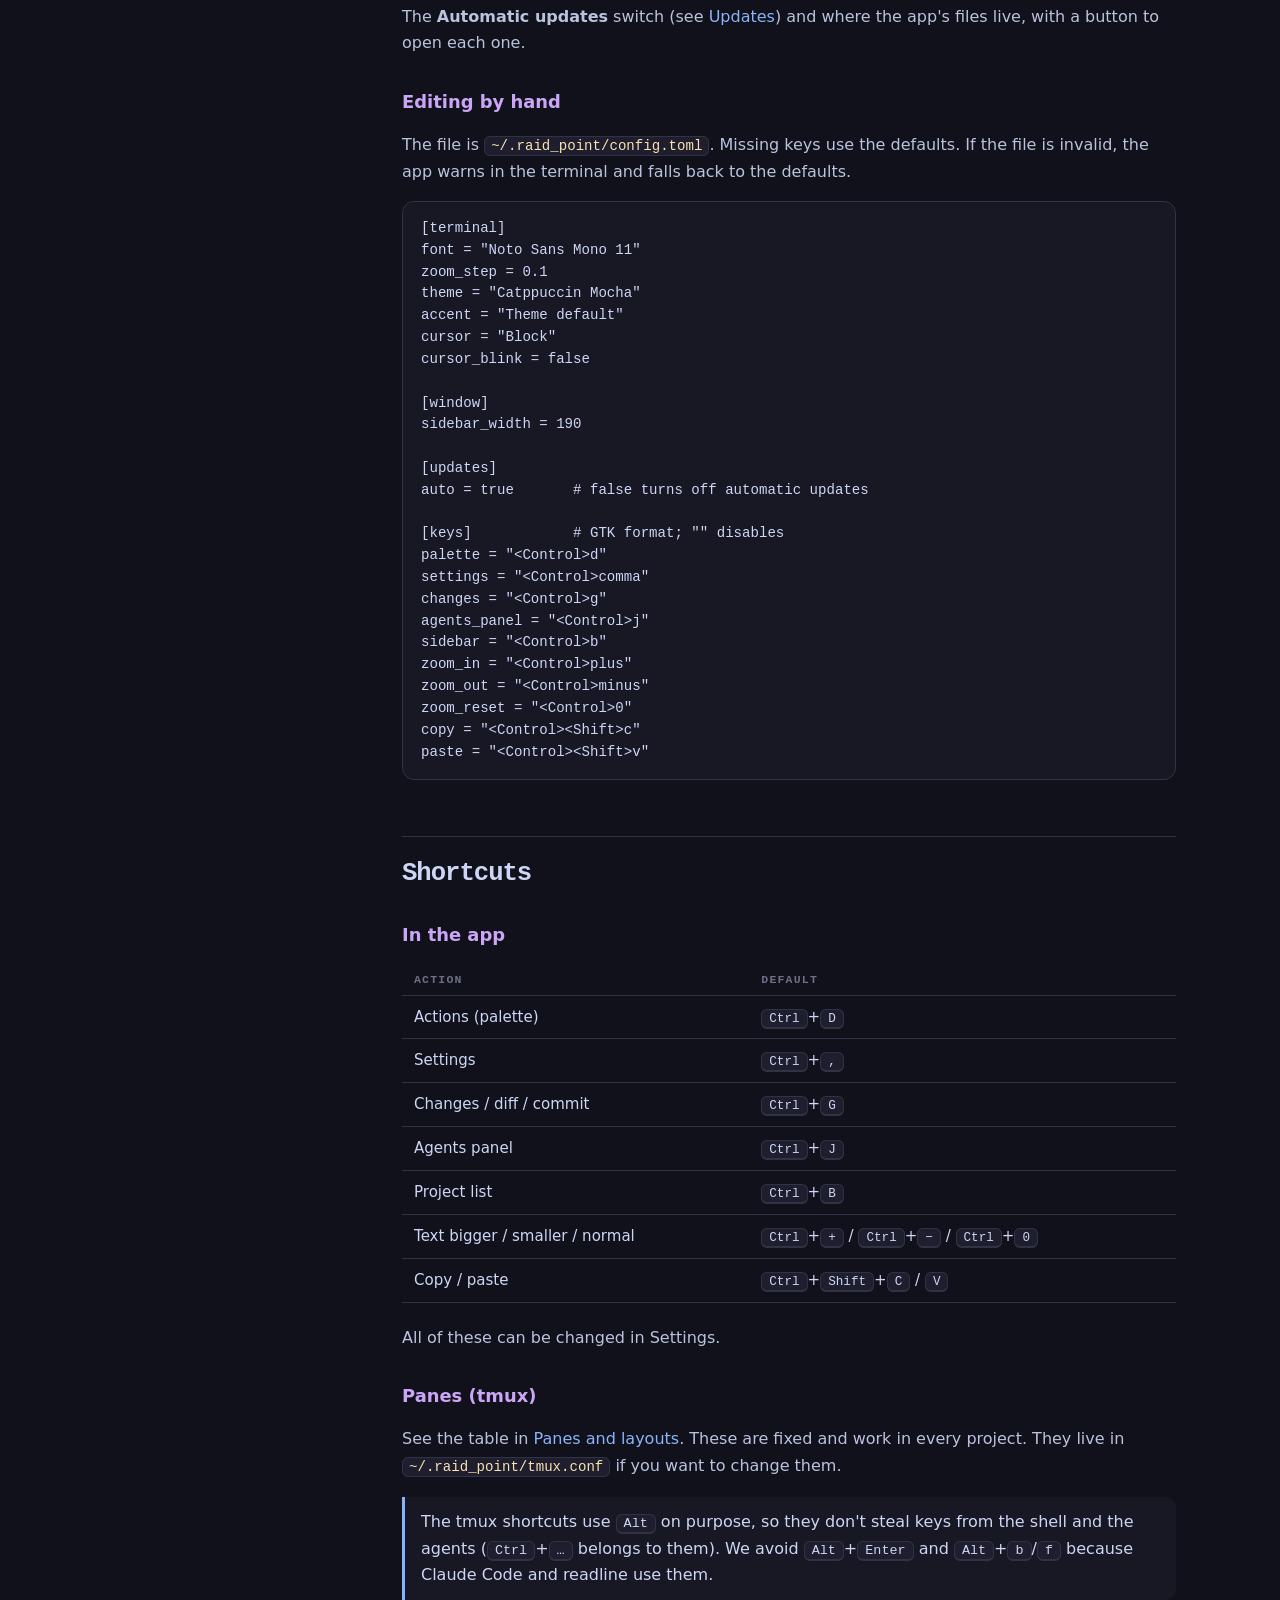
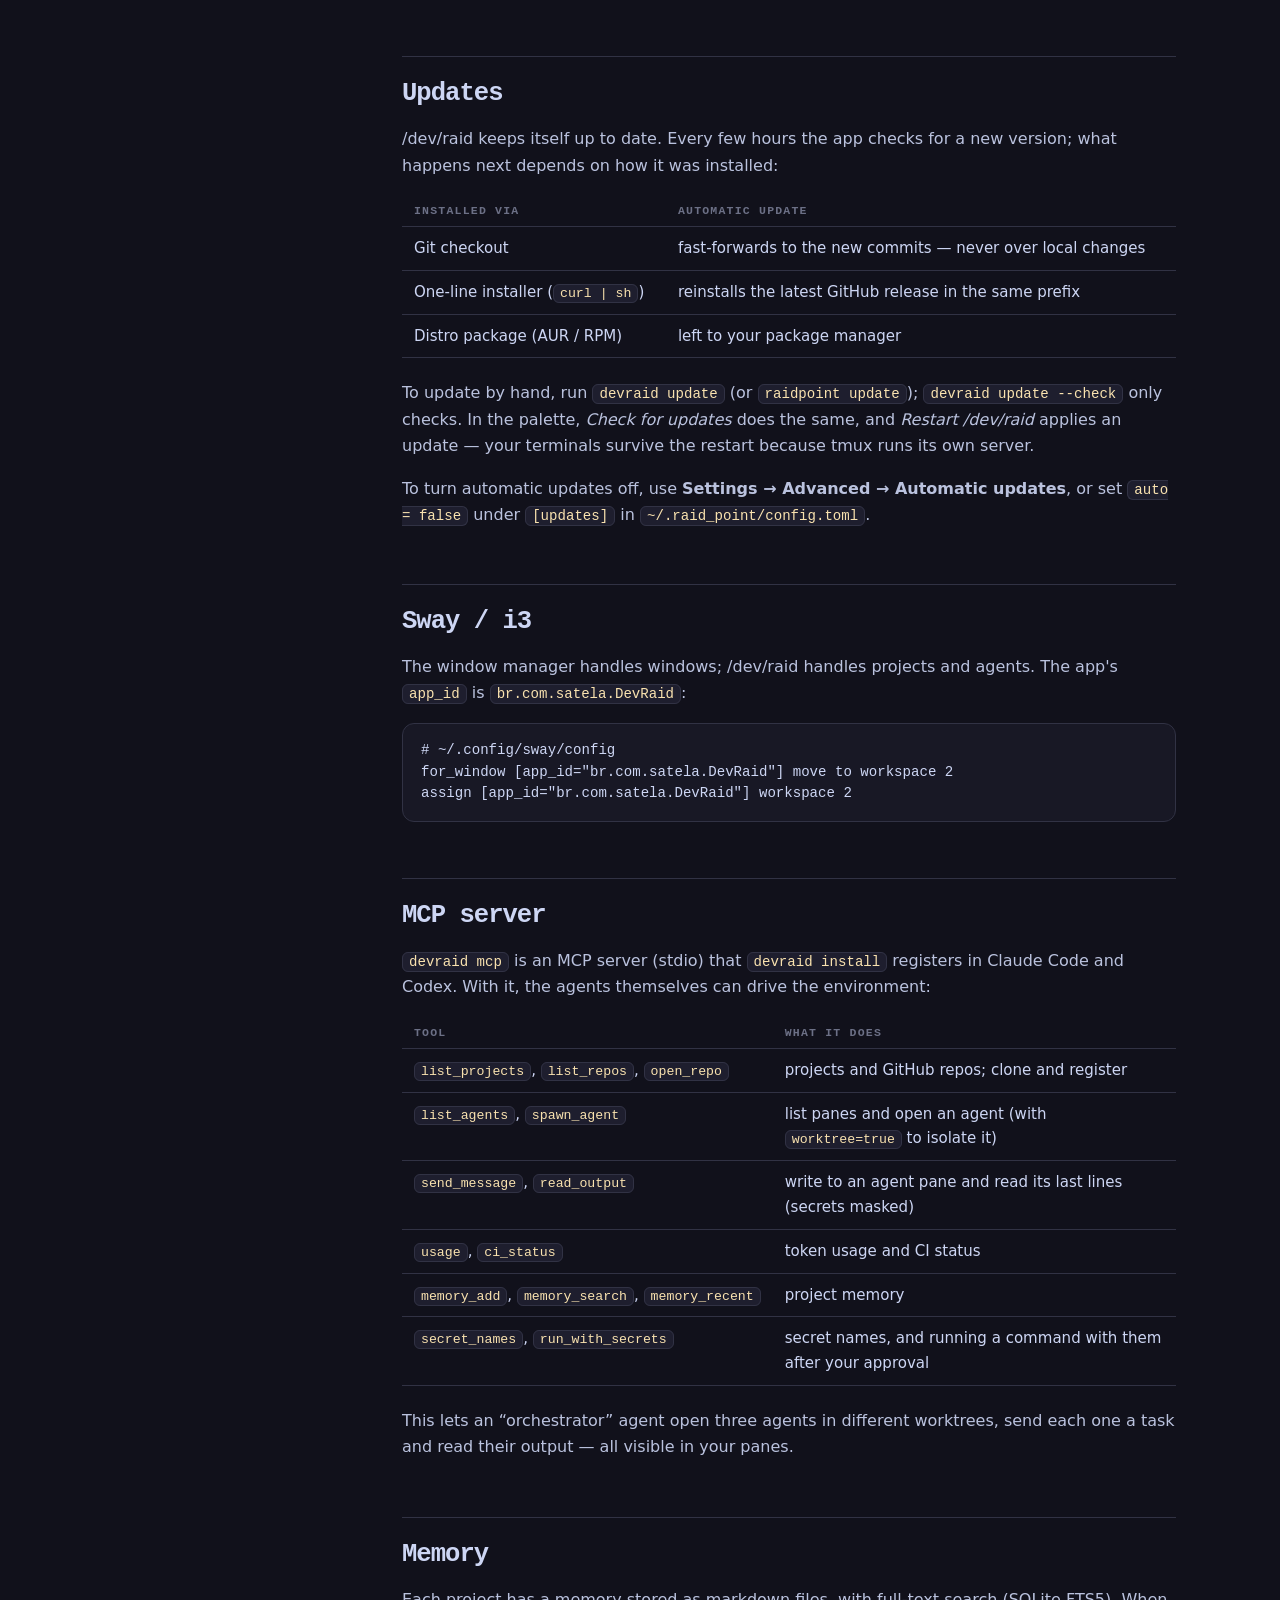
<file: docs/guia.html>
<!doctype html>
<html lang="en">
<head>
<meta charset="utf-8">
<title>Guide — /dev/raid</title>
<meta name="robots" content="noindex">
<link rel="canonical" href="https://kleber-code.github.io/dev-raid/guide.html">
<meta http-equiv="refresh" content="0; url=guide.html">
<script>
  // Old Portuguese anchors -> new English ones; unknown hashes are kept as-is.
  (function () {
    var map = {instalacao: "install", "primeiros-passos": "getting-started", conceitos: "concepts",
      projetos: "projects", paineis: "panes", agentes: "agents", orquestracao: "orchestration",
      acoes: "actions", mudancas: "changes", "painel-agentes": "agents-panel", remoto: "remote",
      "copiar-links": "copy-paste", uso: "usage", configuracoes: "settings", atalhos: "shortcuts",
      memoria: "memory", segredos: "secrets", seguranca: "security", arquivos: "files",
      problemas: "troubleshooting", desenvolvimento: "development"};
    var h = location.hash.slice(1);
    location.replace("guide.html" + (h ? "#" + (map[h] || h) : ""));
  })();
</script>
</head>
<body>
<p>The guide has moved to <a href="guide.html">guide.html</a>.</p>
</body>
</html>
</file>
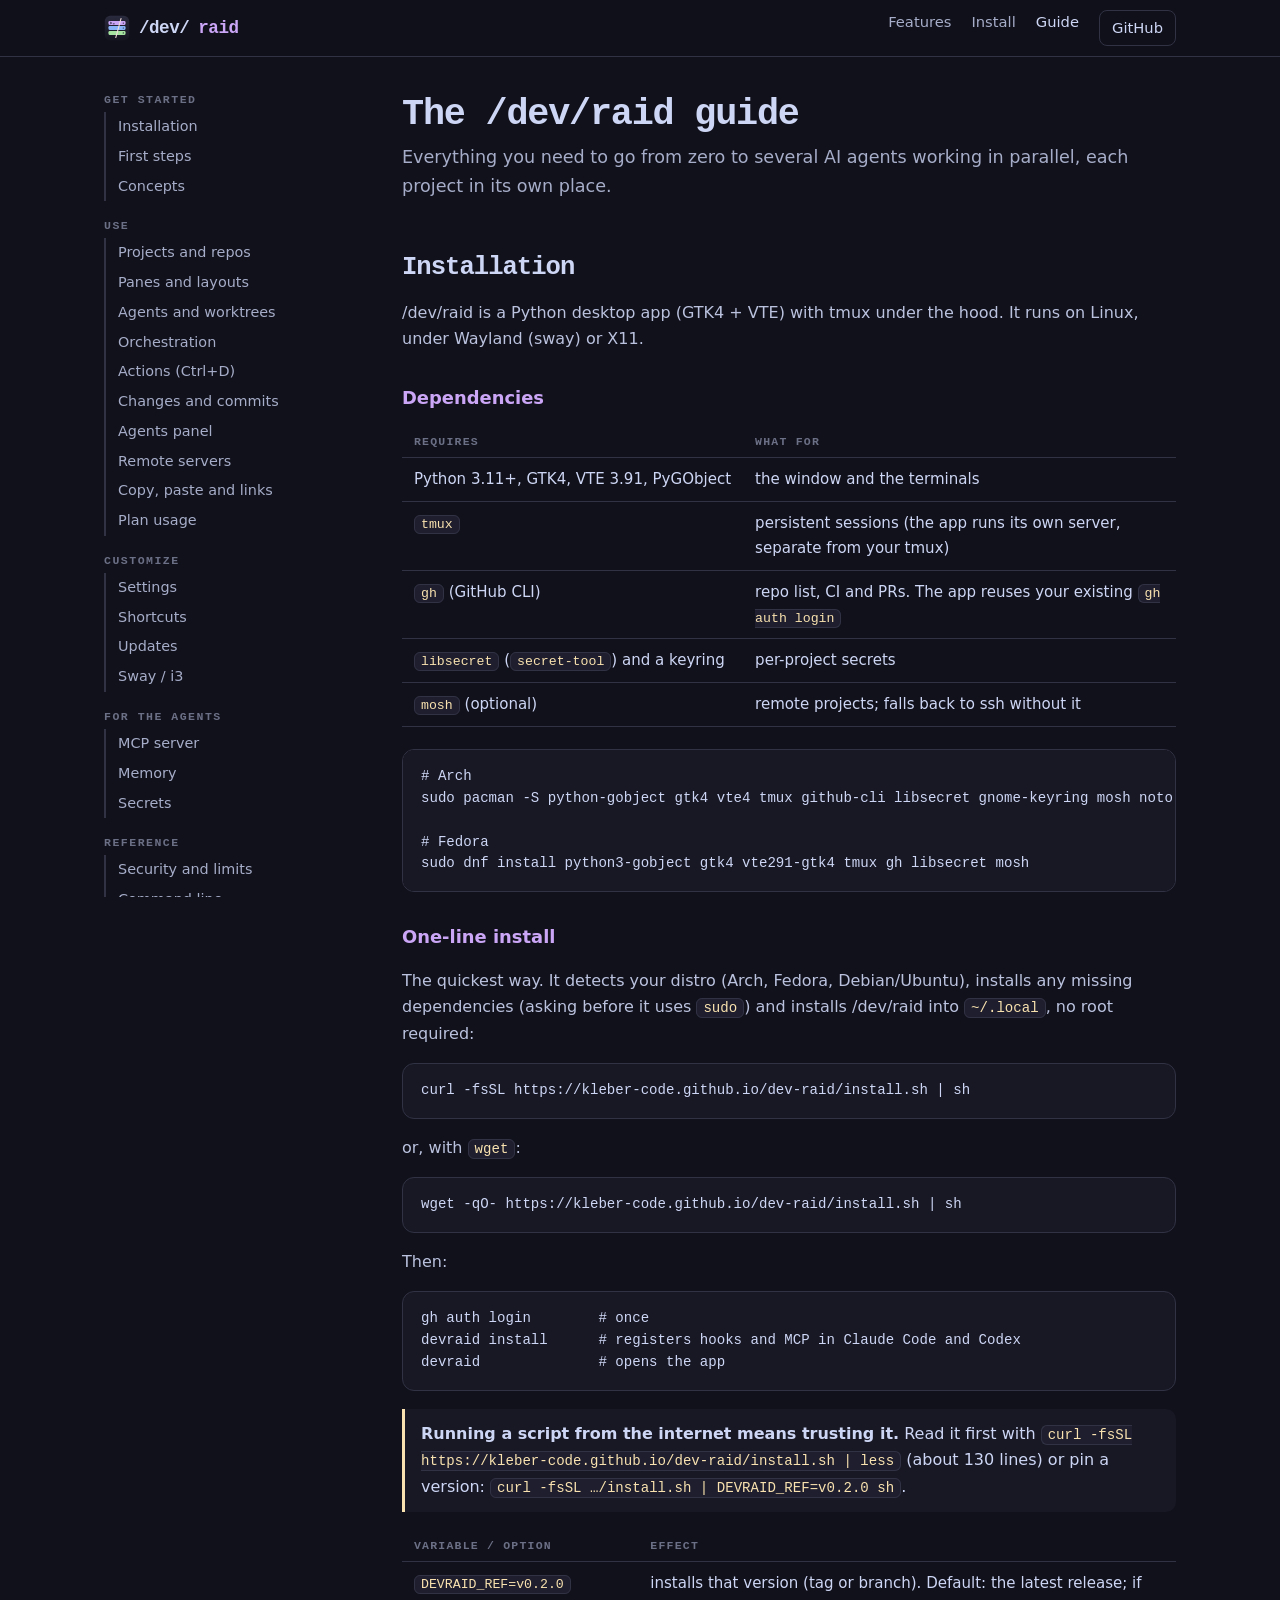
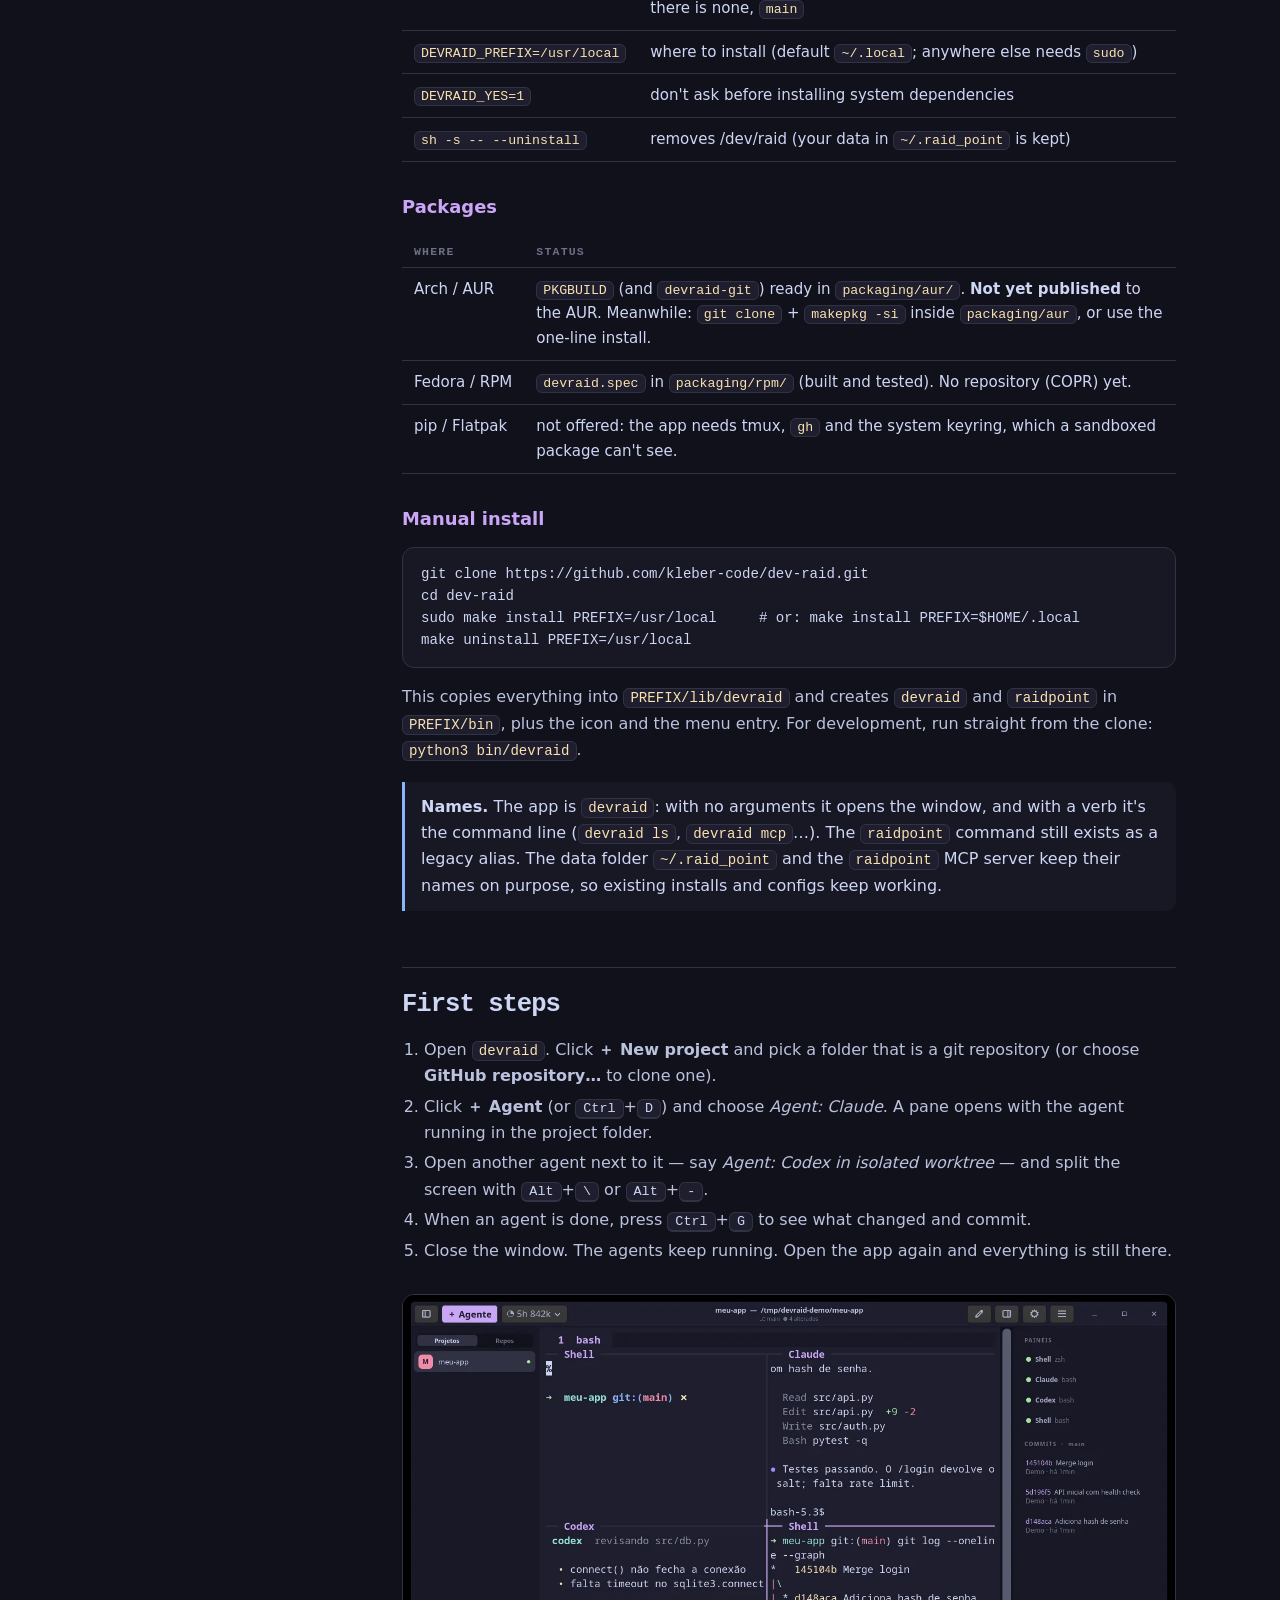
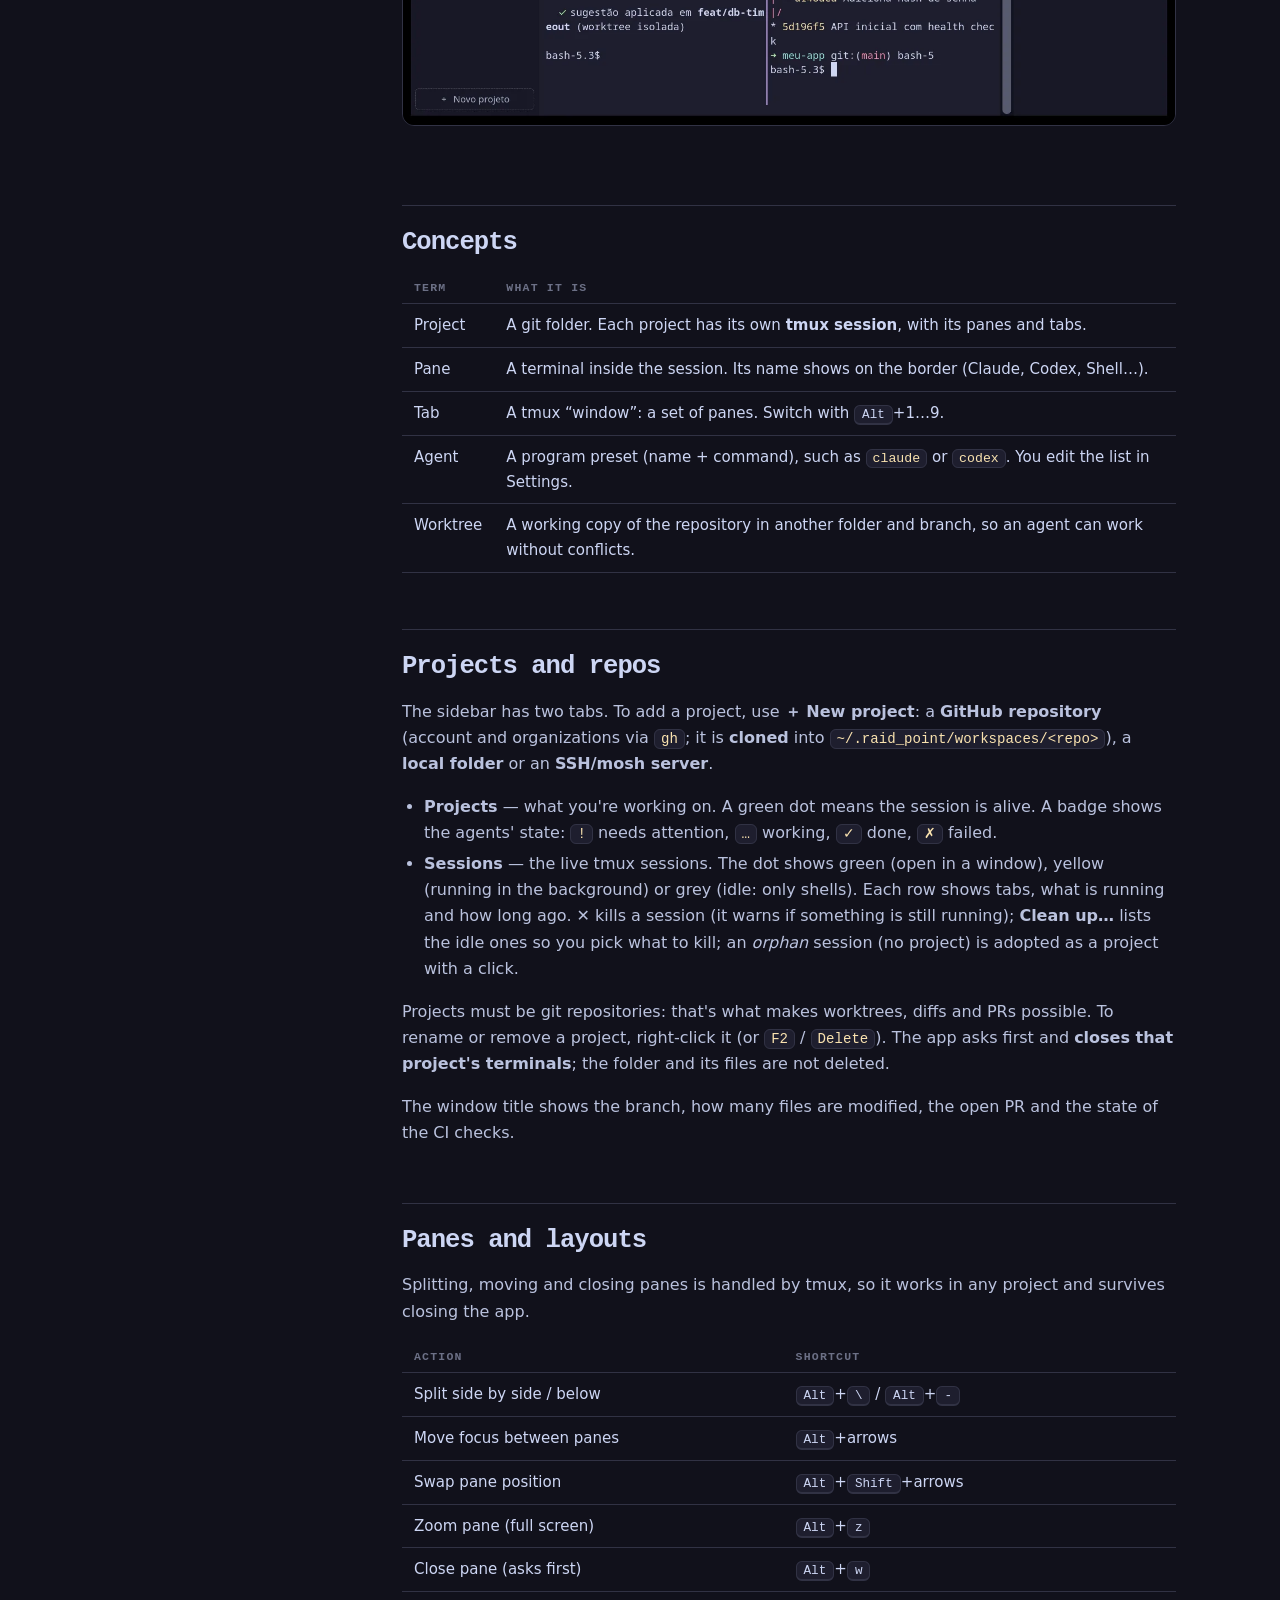
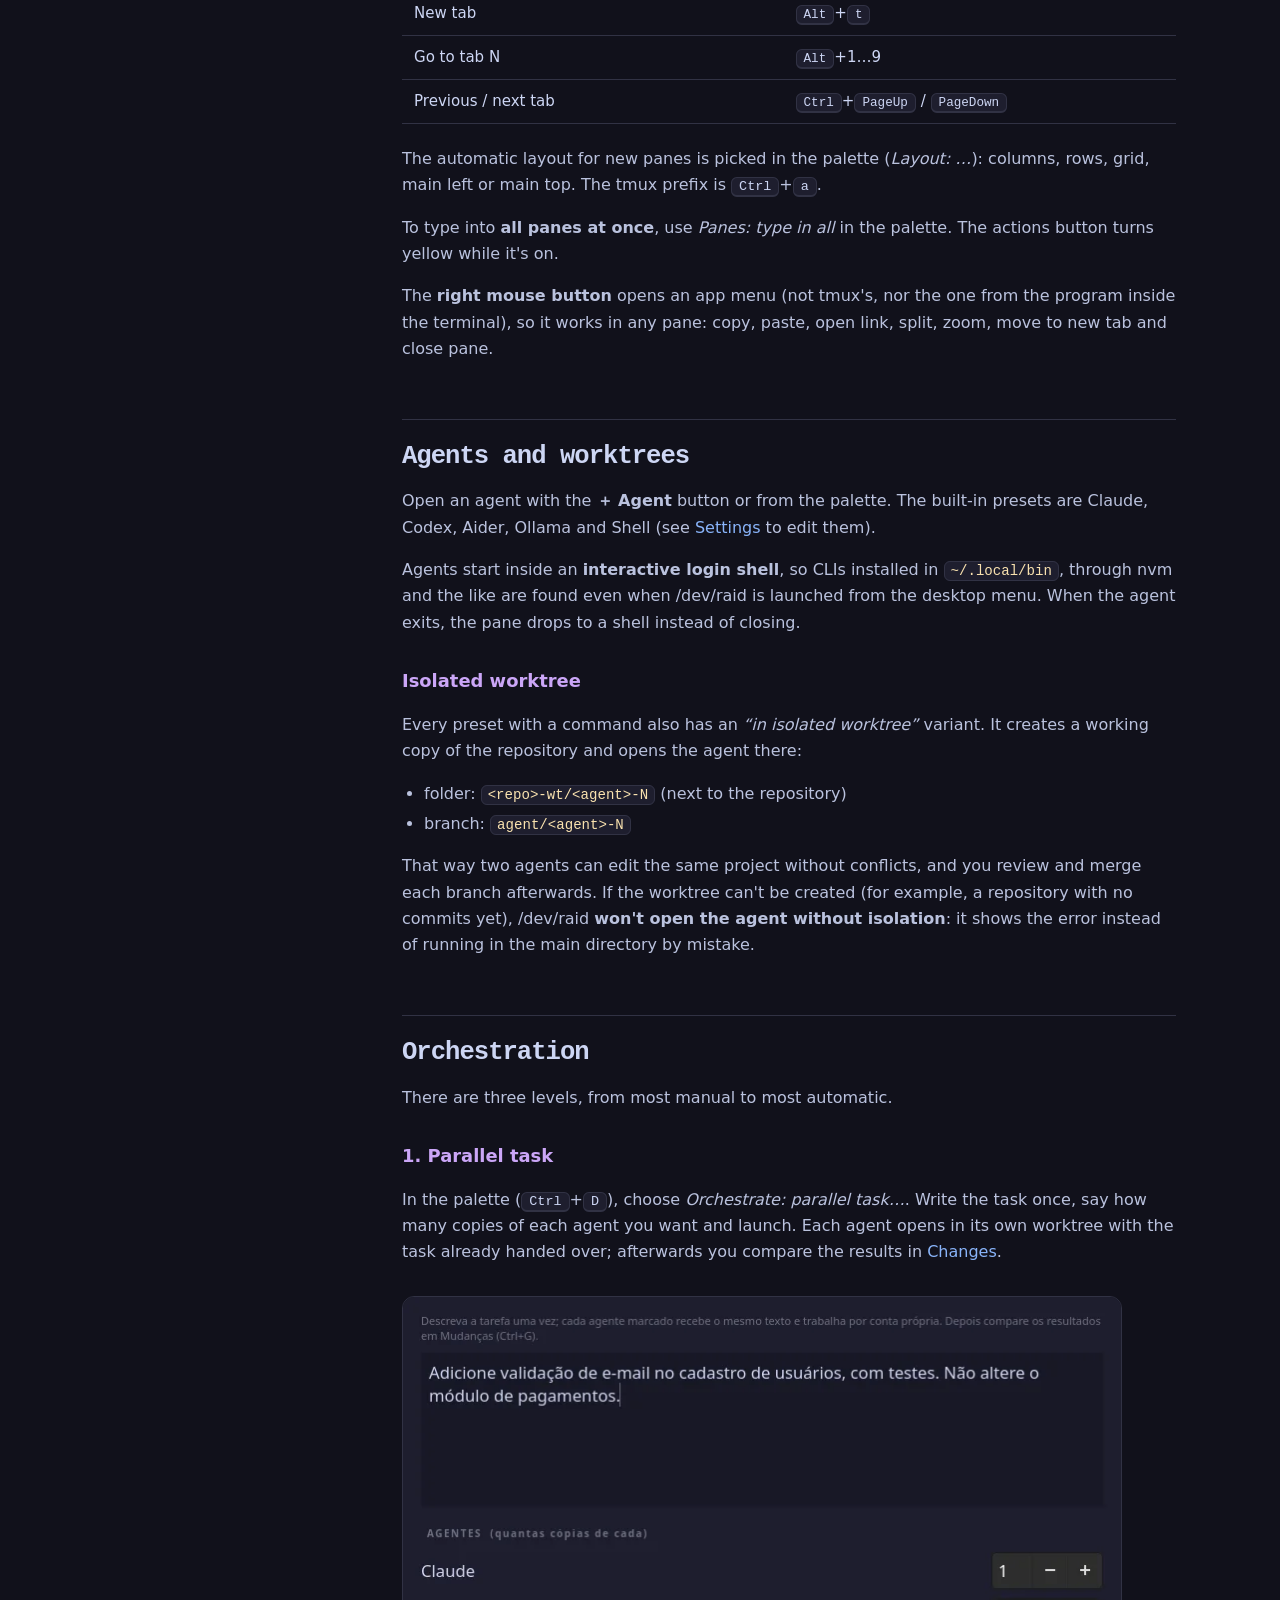
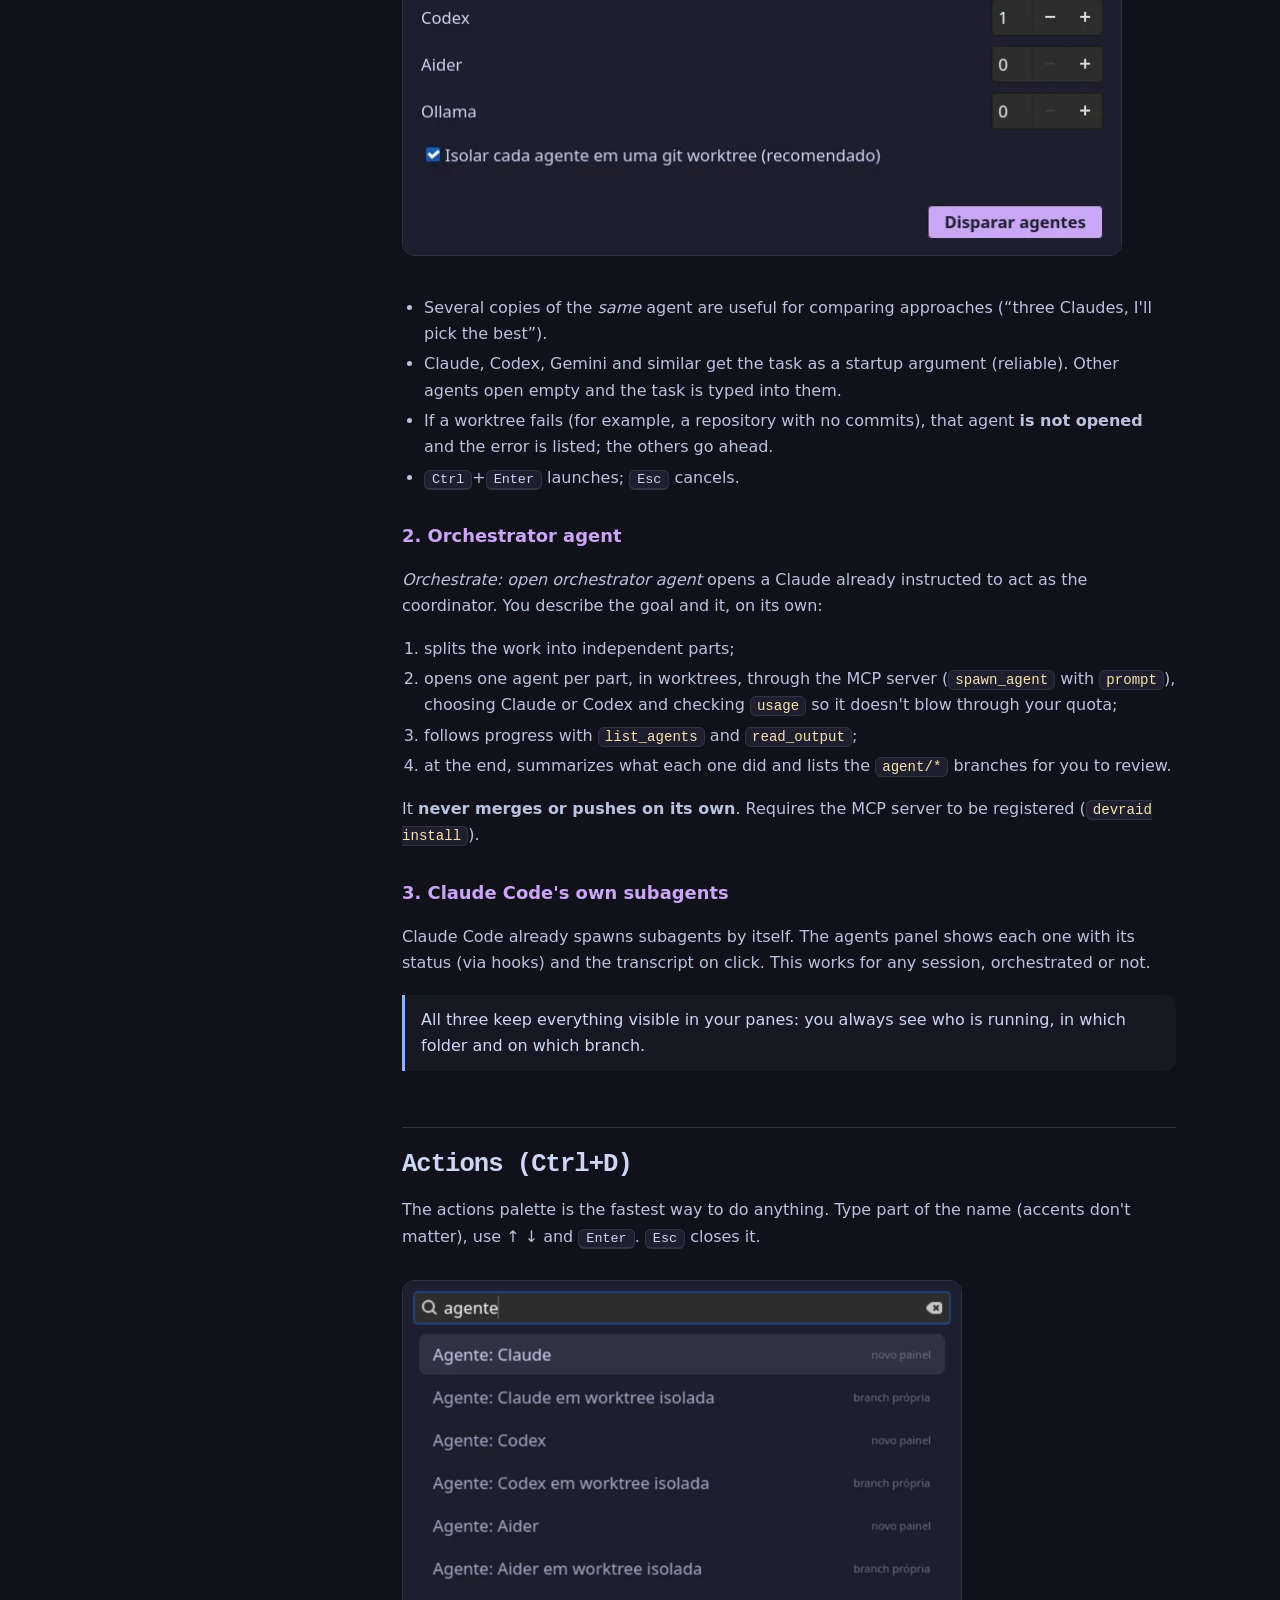
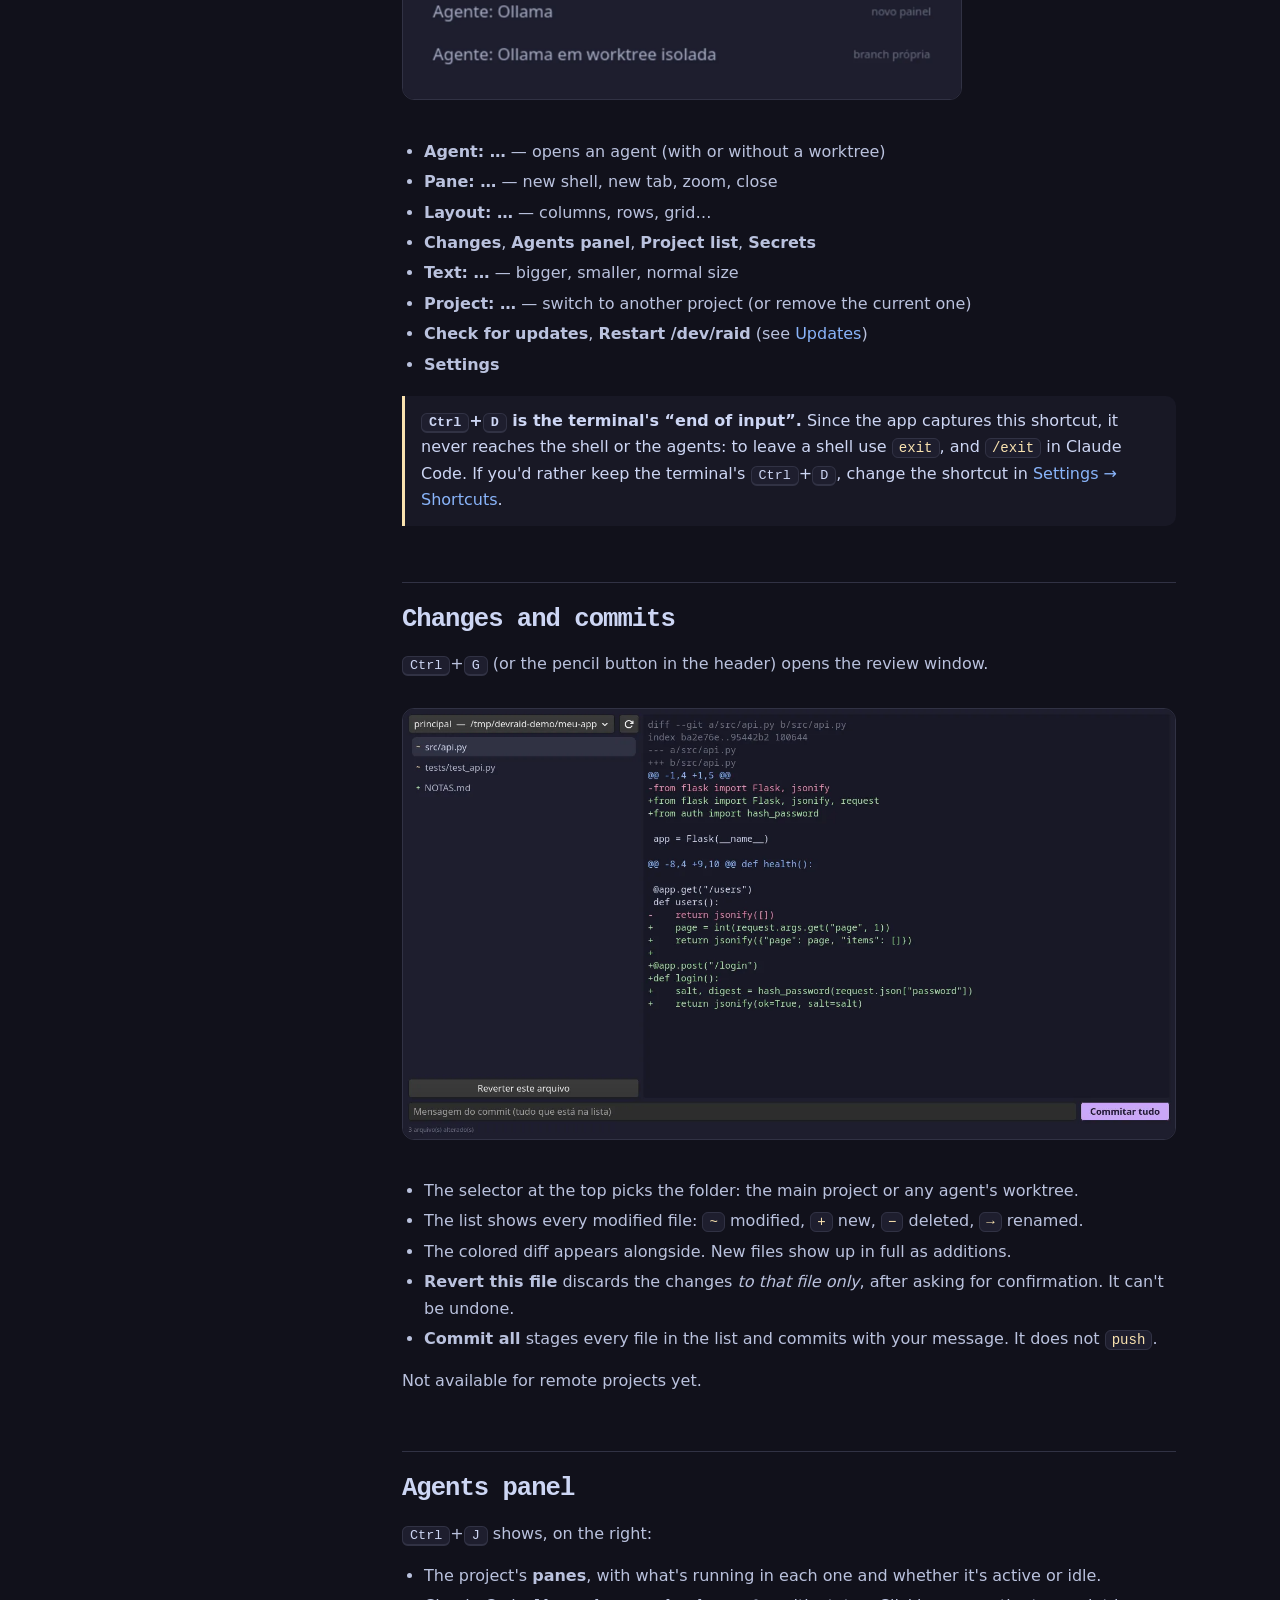
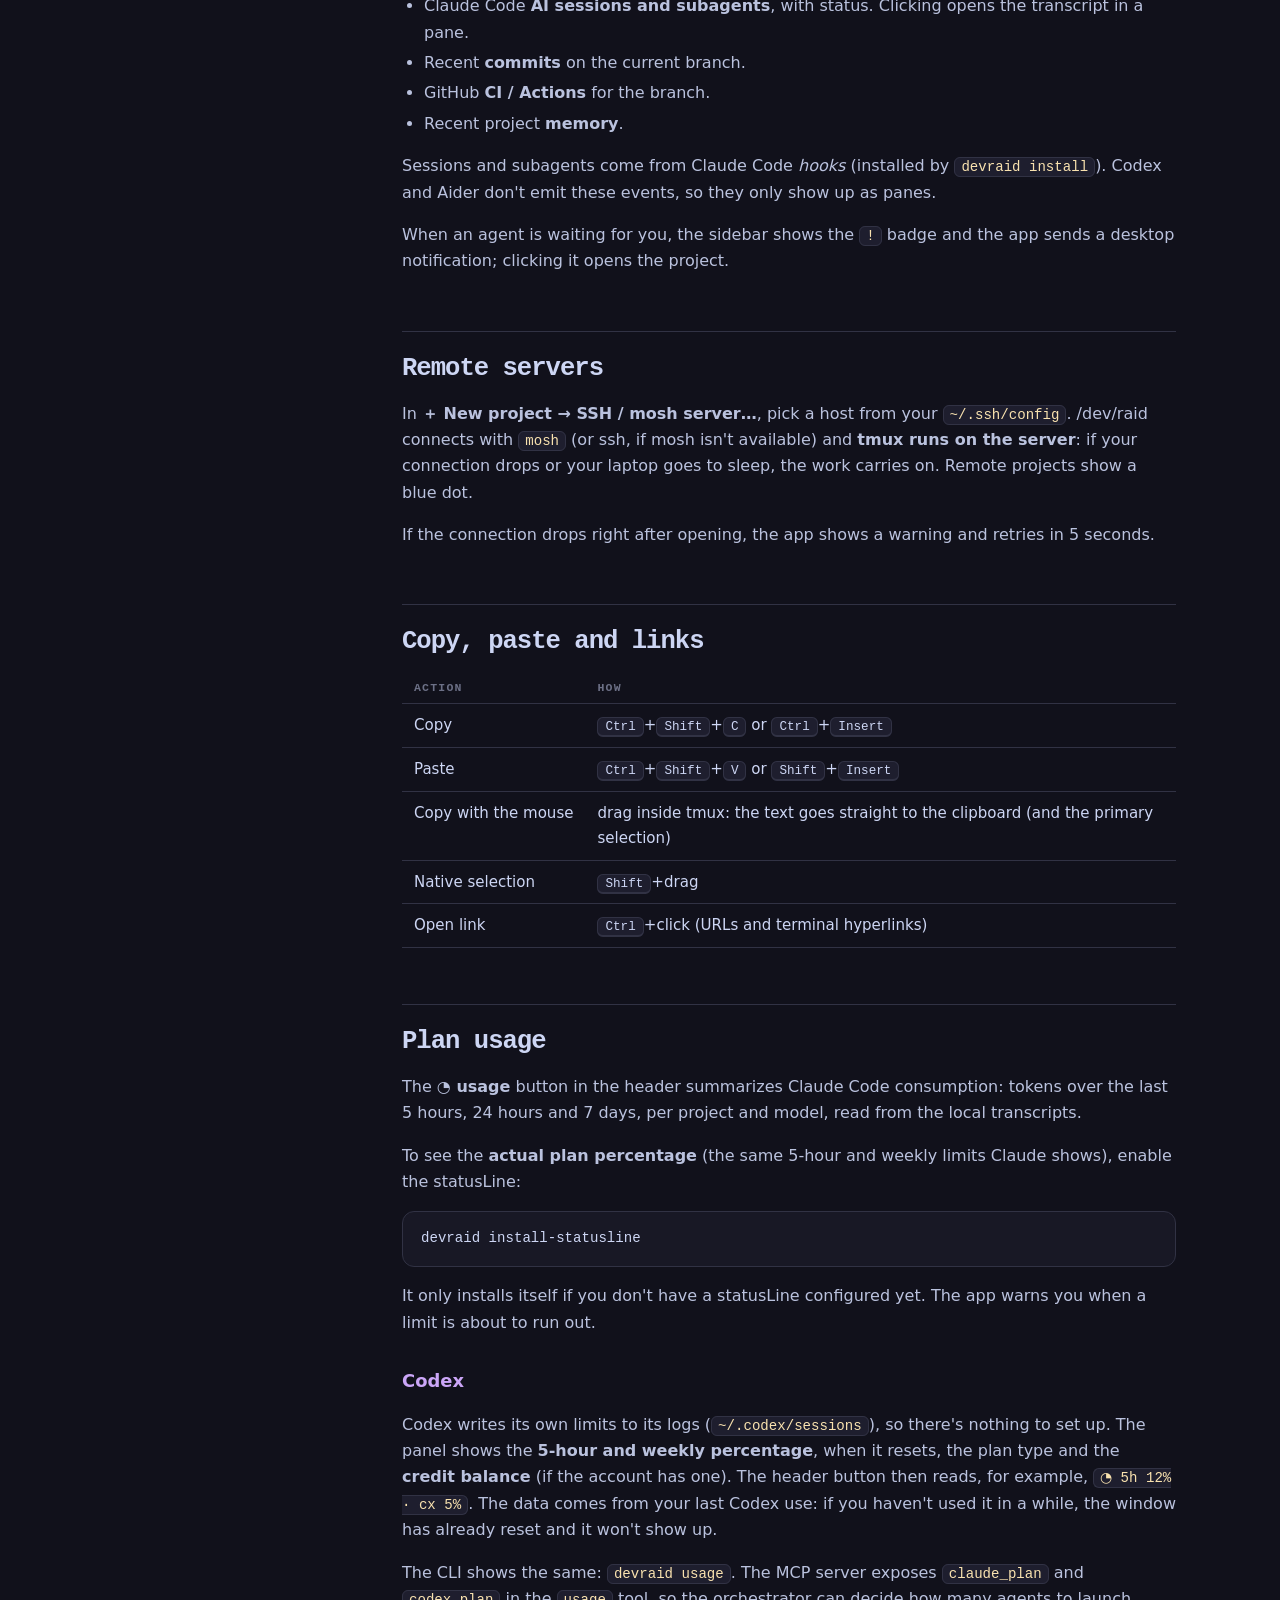
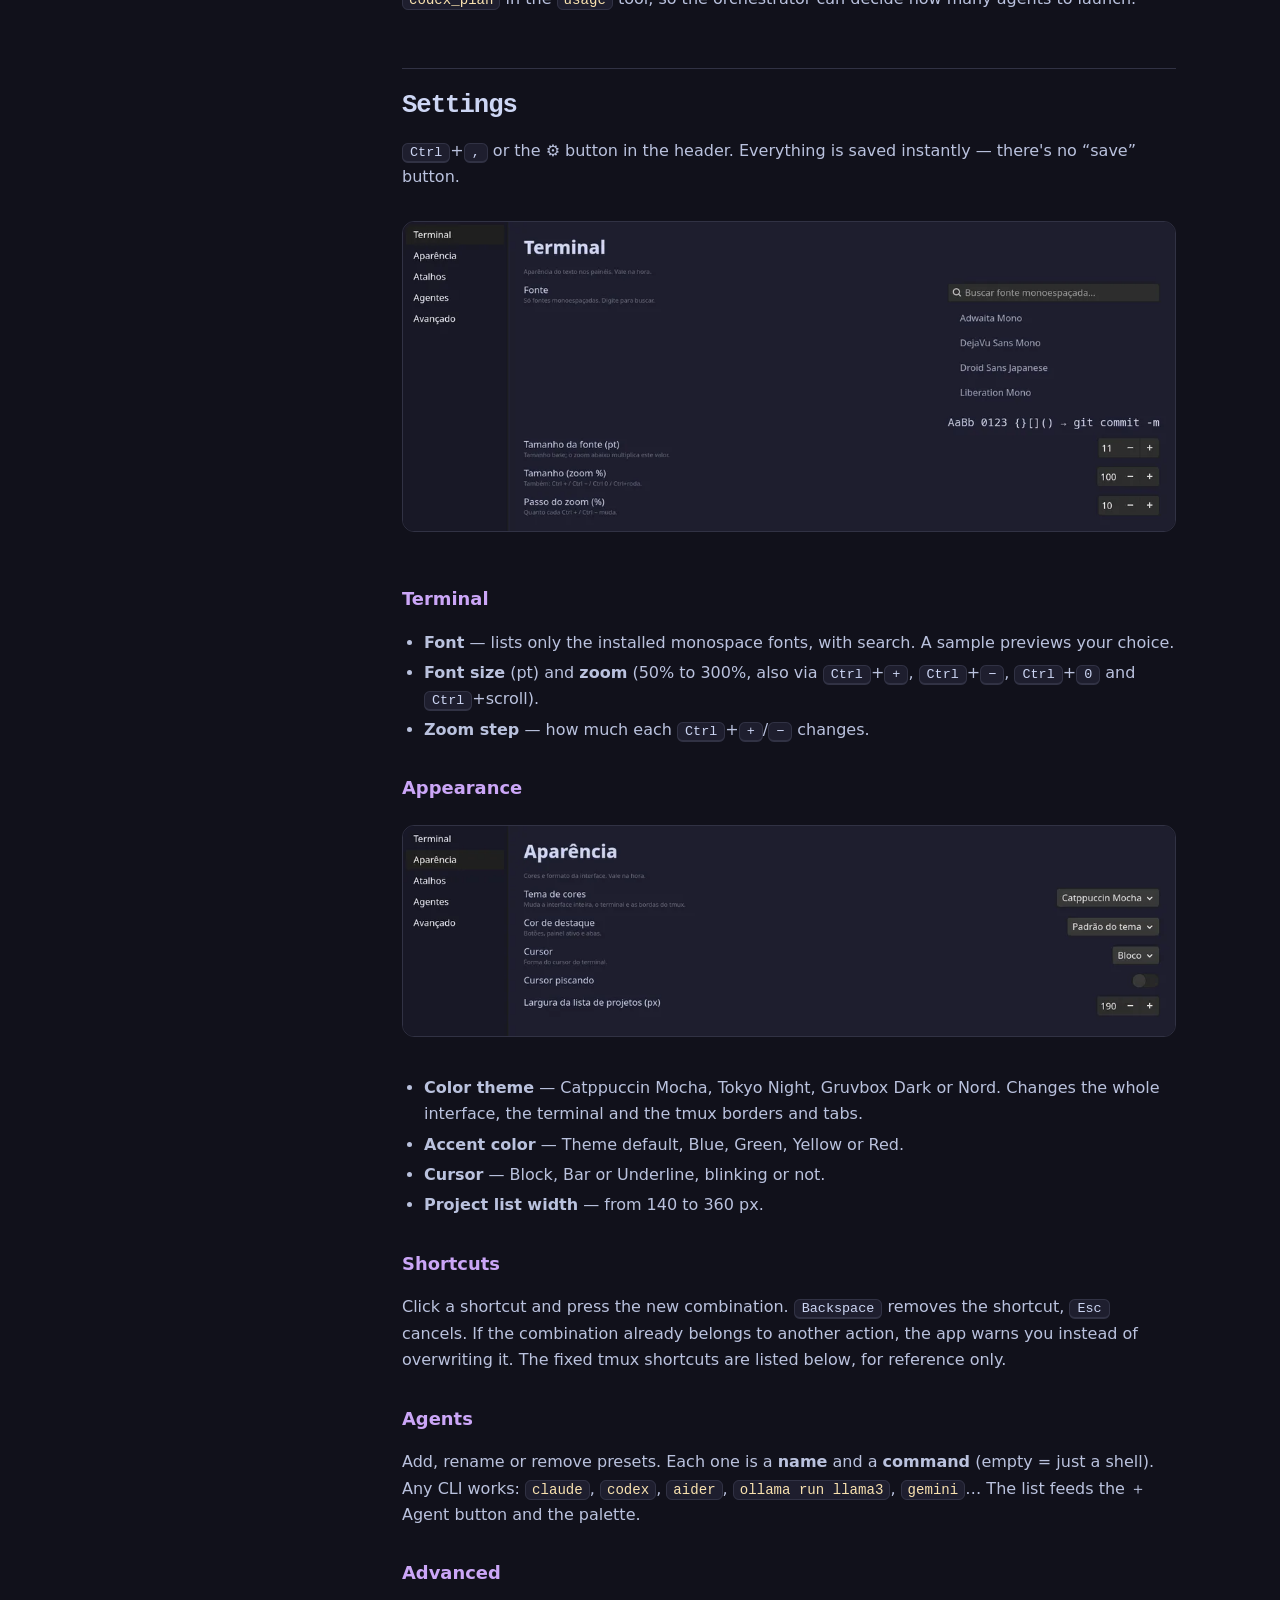
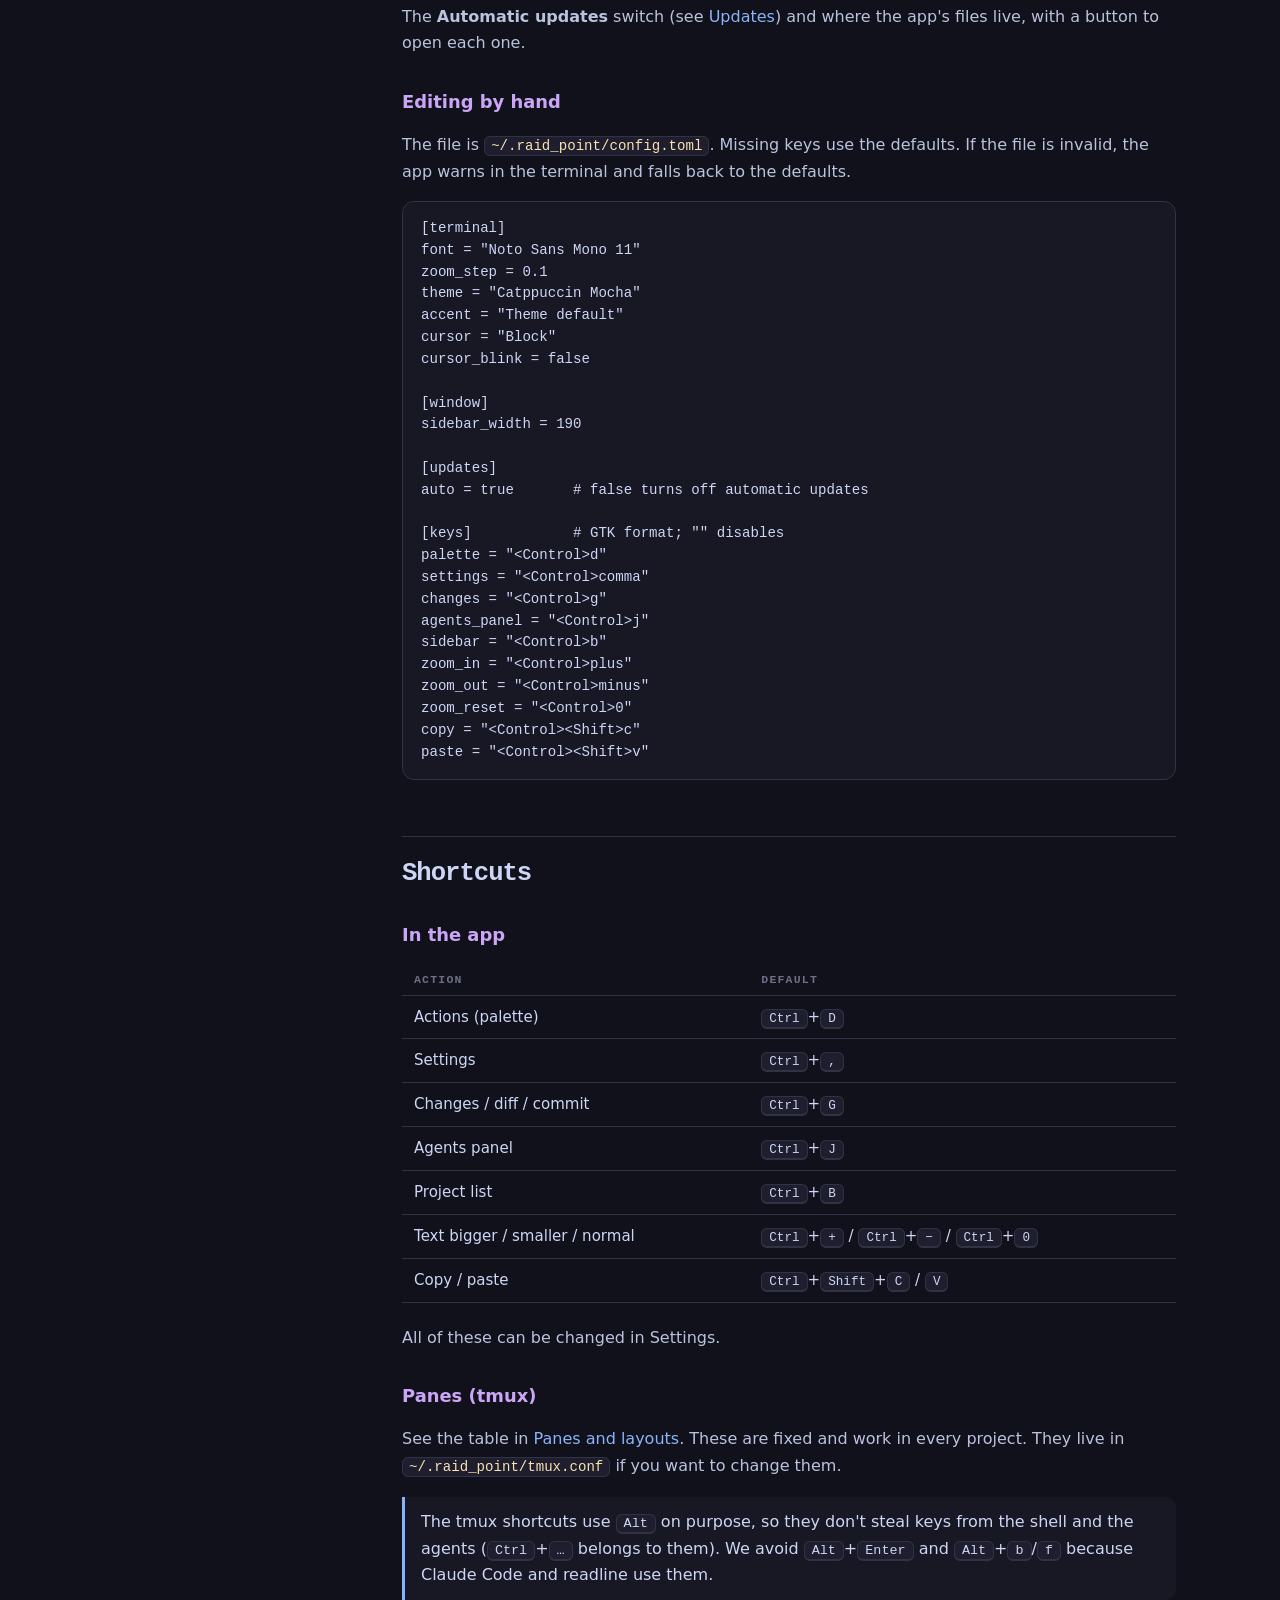
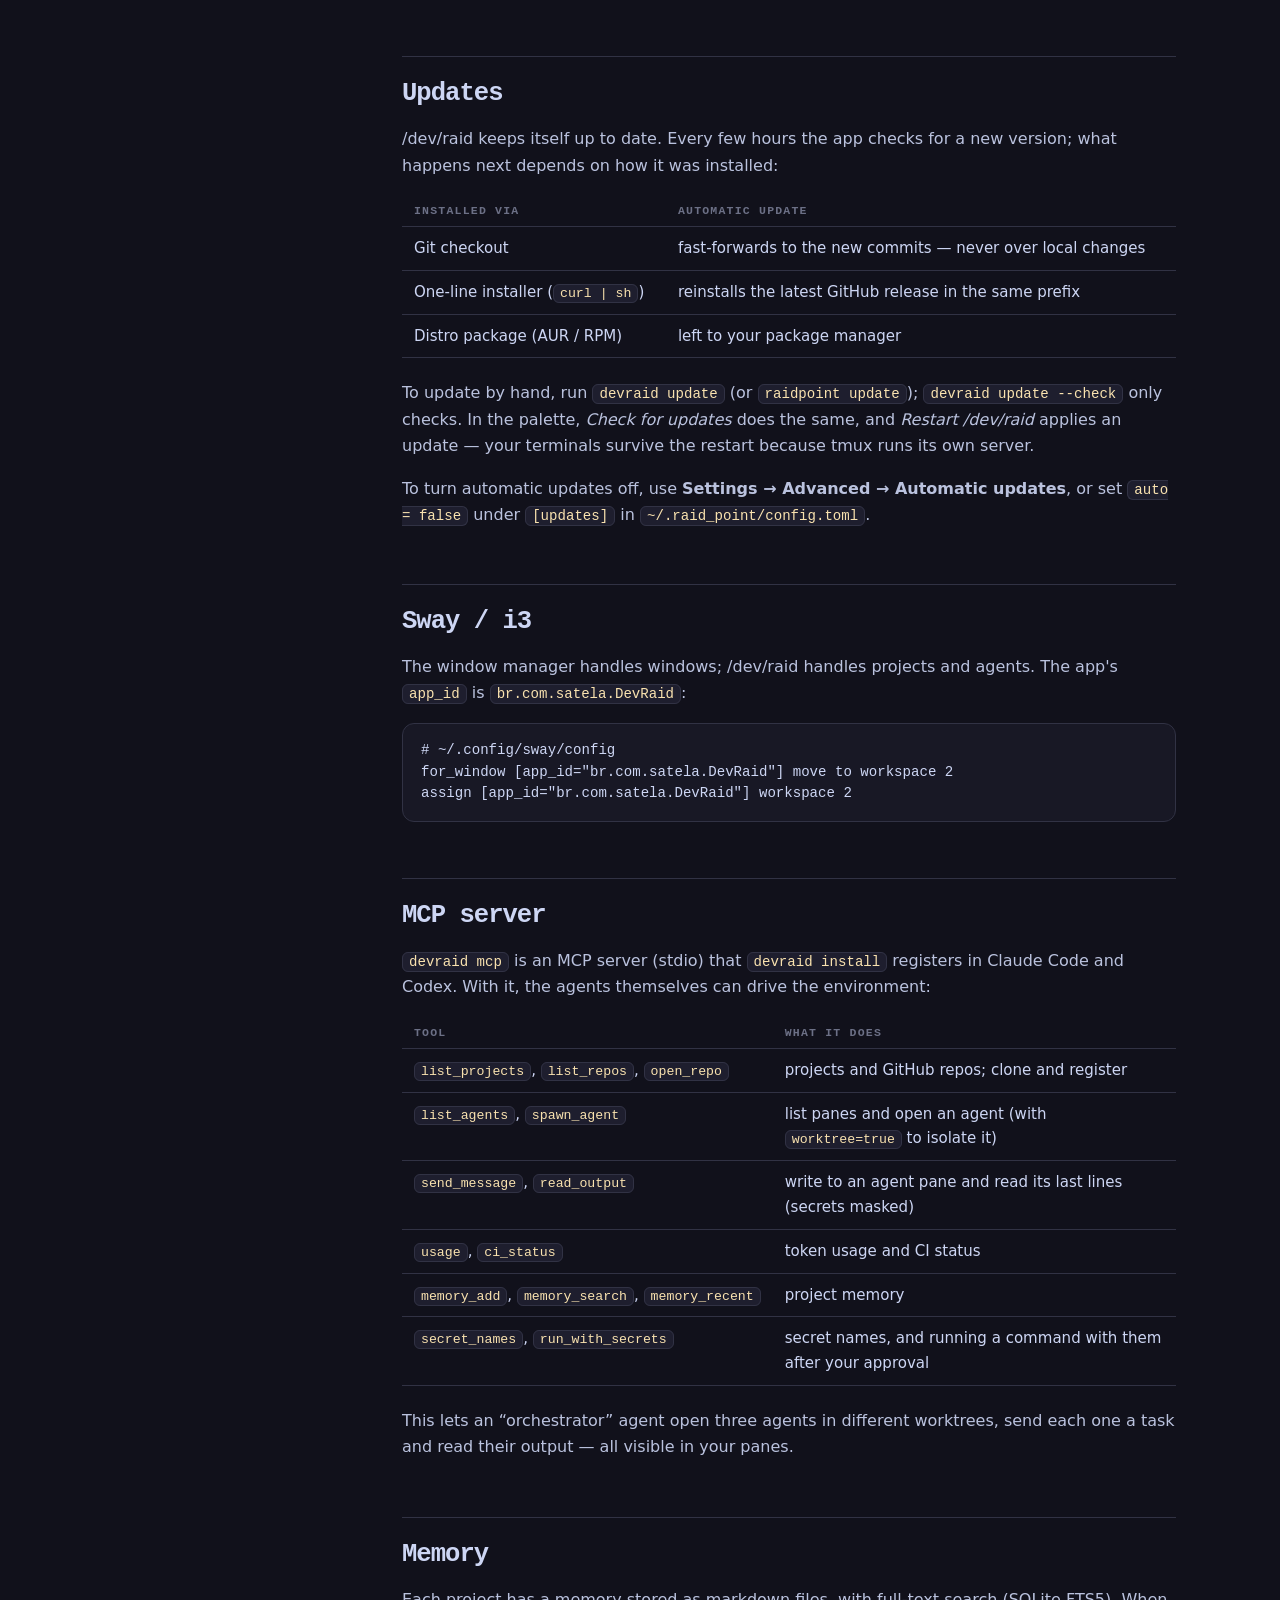
<file: docs/guide.html>
<!doctype html>
<html lang="en">
<head>
<meta charset="utf-8">
<meta name="viewport" content="width=device-width, initial-scale=1">
<title>Guide — /dev/raid</title>
<meta name="description" content="The complete /dev/raid guide: installation, projects, agents, worktrees, shortcuts, settings, updates, MCP, memory, secrets and security.">
<meta property="og:title" content="/dev/raid guide">
<meta property="og:description" content="Everything you need to go from zero to several AI coding agents working in parallel, one terminal workspace per project.">
<meta property="og:image" content="https://kleber-code.github.io/dev-raid/img/og.png">
<link rel="canonical" href="https://kleber-code.github.io/dev-raid/guide.html">
<meta name="theme-color" content="#11111b">
<link rel="icon" href="favicon.svg" type="image/svg+xml">
<link rel="stylesheet" href="style.css">
</head>
<body>
<header class="top"><div class="shell">
  <a class="brand" href="./"><img src="logo.svg" alt="" width="26" height="26">/dev/<b>raid</b></a>
  <nav>
    <a href="./#features">Features</a>
    <a href="./#install">Install</a>
    <a class="on" href="guide.html">Guide</a>
    <a class="gh" href="https://github.com/kleber-code/dev-raid">GitHub</a>
  </nav>
</div></header>

<div class="shell doc">
<aside class="toc">
  <h4>Get started</h4>
  <a href="#install">Installation</a>
  <a href="#getting-started">First steps</a>
  <a href="#concepts">Concepts</a>
  <h4>Use</h4>
  <a href="#projects">Projects and repos</a>
  <a href="#panes">Panes and layouts</a>
  <a href="#agents">Agents and worktrees</a>
  <a href="#orchestration">Orchestration</a>
  <a href="#actions">Actions (Ctrl+D)</a>
  <a href="#changes">Changes and commits</a>
  <a href="#agents-panel">Agents panel</a>
  <a href="#remote">Remote servers</a>
  <a href="#copy-paste">Copy, paste and links</a>
  <a href="#usage">Plan usage</a>
  <h4>Customize</h4>
  <a href="#settings">Settings</a>
  <a href="#shortcuts">Shortcuts</a>
  <a href="#updates">Updates</a>
  <a href="#sway">Sway / i3</a>
  <h4>For the agents</h4>
  <a href="#mcp">MCP server</a>
  <a href="#memory">Memory</a>
  <a href="#secrets">Secrets</a>
  <h4>Reference</h4>
  <a href="#security">Security and limits</a>
  <a href="#cli">Command line</a>
  <a href="#files">Files and variables</a>
  <a href="#troubleshooting">Troubleshooting</a>
  <a href="#development">Development</a>
</aside>

<article>
<h1>The /dev/raid guide</h1>
<p class="lede">Everything you need to go from zero to several AI agents working in parallel, each project in its own place.</p>

<h2 id="install">Installation</h2>
<p>/dev/raid is a Python desktop app (GTK4 + VTE) with tmux under the hood. It runs on Linux, under Wayland (sway) or X11.</p>
<h3>Dependencies</h3>
<table>
<tr><th>Requires</th><th>What for</th></tr>
<tr><td>Python 3.11+, GTK4, VTE 3.91, PyGObject</td><td>the window and the terminals</td></tr>
<tr><td><code>tmux</code></td><td>persistent sessions (the app runs its own server, separate from your tmux)</td></tr>
<tr><td><code>gh</code> (GitHub CLI)</td><td>repo list, CI and PRs. The app reuses your existing <code>gh auth login</code></td></tr>
<tr><td><code>libsecret</code> (<code>secret-tool</code>) and a keyring</td><td>per-project secrets</td></tr>
<tr><td><code>mosh</code> (optional)</td><td>remote projects; falls back to ssh without it</td></tr>
</table>
<pre><code># Arch
sudo pacman -S python-gobject gtk4 vte4 tmux github-cli libsecret gnome-keyring mosh noto-fonts

# Fedora
sudo dnf install python3-gobject gtk4 vte291-gtk4 tmux gh libsecret mosh</code></pre>
<h3>One-line install</h3>
<p>The quickest way. It detects your distro (Arch, Fedora, Debian/Ubuntu), installs any missing dependencies (asking before it uses <code>sudo</code>) and installs /dev/raid into <code>~/.local</code>, no root required:</p>
<pre><code>curl -fsSL https://kleber-code.github.io/dev-raid/install.sh | sh</code></pre>
<p>or, with <code>wget</code>:</p>
<pre><code>wget -qO- https://kleber-code.github.io/dev-raid/install.sh | sh</code></pre>
<p>Then:</p>
<pre><code>gh auth login        # once
devraid install      # registers hooks and MCP in Claude Code and Codex
devraid              # opens the app</code></pre>
<div class="note warn"><p><strong>Running a script from the internet means trusting it.</strong> Read it first with <code>curl -fsSL https://kleber-code.github.io/dev-raid/install.sh | less</code> (about 130 lines) or pin a version: <code>curl -fsSL …/install.sh | DEVRAID_REF=v0.2.0 sh</code>.</p></div>
<table>
<tr><th>Variable / option</th><th>Effect</th></tr>
<tr><td><code>DEVRAID_REF=v0.2.0</code></td><td>installs that version (tag or branch). Default: the latest release; if there is none, <code>main</code></td></tr>
<tr><td><code>DEVRAID_PREFIX=/usr/local</code></td><td>where to install (default <code>~/.local</code>; anywhere else needs <code>sudo</code>)</td></tr>
<tr><td><code>DEVRAID_YES=1</code></td><td>don't ask before installing system dependencies</td></tr>
<tr><td><code>sh -s -- --uninstall</code></td><td>removes /dev/raid (your data in <code>~/.raid_point</code> is kept)</td></tr>
</table>
<h3>Packages</h3>
<table>
<tr><th>Where</th><th>Status</th></tr>
<tr><td>Arch / AUR</td><td><code>PKGBUILD</code> (and <code>devraid-git</code>) ready in <code>packaging/aur/</code>. <strong>Not yet published</strong> to the AUR. Meanwhile: <code>git clone</code> + <code>makepkg -si</code> inside <code>packaging/aur</code>, or use the one-line install.</td></tr>
<tr><td>Fedora / RPM</td><td><code>devraid.spec</code> in <code>packaging/rpm/</code> (built and tested). No repository (COPR) yet.</td></tr>
<tr><td>pip / Flatpak</td><td>not offered: the app needs tmux, <code>gh</code> and the system keyring, which a sandboxed package can't see.</td></tr>
</table>
<h3>Manual install</h3>
<pre><code>git clone https://github.com/kleber-code/dev-raid.git
cd dev-raid
sudo make install PREFIX=/usr/local     # or: make install PREFIX=$HOME/.local
make uninstall PREFIX=/usr/local</code></pre>
<p>This copies everything into <code>PREFIX/lib/devraid</code> and creates <code>devraid</code> and <code>raidpoint</code> in <code>PREFIX/bin</code>, plus the icon and the menu entry. For development, run straight from the clone: <code>python3 bin/devraid</code>.</p>
<div class="note"><p><strong>Names.</strong> The app is <code>devraid</code>: with no arguments it opens the window, and with a verb it's the command line (<code>devraid ls</code>, <code>devraid mcp</code>…). The <code>raidpoint</code> command still exists as a legacy alias. The data folder <code>~/.raid_point</code> and the <code>raidpoint</code> MCP server keep their names on purpose, so existing installs and configs keep working.</p></div>

<h2 id="getting-started">First steps</h2>
<ol>
<li>Open <code>devraid</code>. Click <strong>＋ New project</strong> and pick a folder that is a git repository (or choose <strong>GitHub repository…</strong> to clone one).</li>
<li>Click <strong>＋ Agent</strong> (or <kbd>Ctrl</kbd>+<kbd>D</kbd>) and choose <em>Agent: Claude</em>. A pane opens with the agent running in the project folder.</li>
<li>Open another agent next to it — say <em>Agent: Codex in isolated worktree</em> — and split the screen with <kbd>Alt</kbd>+<kbd>\</kbd> or <kbd>Alt</kbd>+<kbd>-</kbd>.</li>
<li>When an agent is done, press <kbd>Ctrl</kbd>+<kbd>G</kbd> to see what changed and commit.</li>
<li>Close the window. The agents keep running. Open the app again and everything is still there.</li>
</ol>
<img src="img/main.webp" width="1400" height="780" alt="Main window with four panes and the agents panel">

<h2 id="concepts">Concepts</h2>
<table>
<tr><th>Term</th><th>What it is</th></tr>
<tr><td>Project</td><td>A git folder. Each project has its own <strong>tmux session</strong>, with its panes and tabs.</td></tr>
<tr><td>Pane</td><td>A terminal inside the session. Its name shows on the border (Claude, Codex, Shell…).</td></tr>
<tr><td>Tab</td><td>A tmux “window”: a set of panes. Switch with <kbd>Alt</kbd>+1…9.</td></tr>
<tr><td>Agent</td><td>A program preset (name + command), such as <code>claude</code> or <code>codex</code>. You edit the list in Settings.</td></tr>
<tr><td>Worktree</td><td>A working copy of the repository in another folder and branch, so an agent can work without conflicts.</td></tr>
</table>

<h2 id="projects">Projects and repos</h2>
<p>The sidebar has two tabs. To add a project, use <strong>＋ New project</strong>: a <strong>GitHub repository</strong> (account and organizations via <code>gh</code>; it is <strong>cloned</strong> into <code>~/.raid_point/workspaces/&lt;repo&gt;</code>), a <strong>local folder</strong> or an <strong>SSH/mosh server</strong>.</p>
<ul>
<li><strong>Projects</strong> — what you're working on. A green dot means the session is alive. A badge shows the agents' state: <code>!</code> needs attention, <code>…</code> working, <code>✓</code> done, <code>✗</code> failed.</li>
<li><strong>Sessions</strong> — the live tmux sessions. The dot shows green (open in a window), yellow (running in the background) or grey (idle: only shells). Each row shows tabs, what is running and how long ago. <strong>✕</strong> kills a session (it warns if something is still running); <strong>Clean up…</strong> lists the idle ones so you pick what to kill; an <em>orphan</em> session (no project) is adopted as a project with a click.</li>
</ul>
<p>Projects must be git repositories: that's what makes worktrees, diffs and PRs possible. To rename or remove a project, right-click it (or <code>F2</code> / <code>Delete</code>). The app asks first and <strong>closes that project's terminals</strong>; the folder and its files are not deleted.</p>
<p>The window title shows the branch, how many files are modified, the open PR and the state of the CI checks.</p>

<h2 id="panes">Panes and layouts</h2>
<p>Splitting, moving and closing panes is handled by tmux, so it works in any project and survives closing the app.</p>
<table>
<tr><th>Action</th><th>Shortcut</th></tr>
<tr><td>Split side by side / below</td><td><kbd>Alt</kbd>+<kbd>\</kbd> / <kbd>Alt</kbd>+<kbd>-</kbd></td></tr>
<tr><td>Move focus between panes</td><td><kbd>Alt</kbd>+arrows</td></tr>
<tr><td>Swap pane position</td><td><kbd>Alt</kbd>+<kbd>Shift</kbd>+arrows</td></tr>
<tr><td>Zoom pane (full screen)</td><td><kbd>Alt</kbd>+<kbd>z</kbd></td></tr>
<tr><td>Close pane (asks first)</td><td><kbd>Alt</kbd>+<kbd>w</kbd></td></tr>
<tr><td>New tab</td><td><kbd>Alt</kbd>+<kbd>t</kbd></td></tr>
<tr><td>Go to tab N</td><td><kbd>Alt</kbd>+1…9</td></tr>
<tr><td>Previous / next tab</td><td><kbd>Ctrl</kbd>+<kbd>PageUp</kbd> / <kbd>PageDown</kbd></td></tr>
</table>
<p>The automatic layout for new panes is picked in the palette (<em>Layout: …</em>): columns, rows, grid, main left or main top. The tmux prefix is <kbd>Ctrl</kbd>+<kbd>a</kbd>.</p>
<p>To type into <strong>all panes at once</strong>, use <em>Panes: type in all</em> in the palette. The actions button turns yellow while it's on.</p>
<p>The <strong>right mouse button</strong> opens an app menu (not tmux's, nor the one from the program inside the terminal), so it works in any pane: copy, paste, open link, split, zoom, move to new tab and close pane.</p>

<h2 id="agents">Agents and worktrees</h2>
<p>Open an agent with the <strong>＋ Agent</strong> button or from the palette. The built-in presets are Claude, Codex, Aider, Ollama and Shell (see <a href="#settings">Settings</a> to edit them).</p>
<p>Agents start inside an <strong>interactive login shell</strong>, so CLIs installed in <code>~/.local/bin</code>, through nvm and the like are found even when /dev/raid is launched from the desktop menu. When the agent exits, the pane drops to a shell instead of closing.</p>
<h3>Isolated worktree</h3>
<p>Every preset with a command also has an <em>“in isolated worktree”</em> variant. It creates a working copy of the repository and opens the agent there:</p>
<ul>
<li>folder: <code>&lt;repo&gt;-wt/&lt;agent&gt;-N</code> (next to the repository)</li>
<li>branch: <code>agent/&lt;agent&gt;-N</code></li>
</ul>
<p>That way two agents can edit the same project without conflicts, and you review and merge each branch afterwards. If the worktree can't be created (for example, a repository with no commits yet), /dev/raid <strong>won't open the agent without isolation</strong>: it shows the error instead of running in the main directory by mistake.</p>

<h2 id="orchestration">Orchestration</h2>
<p>There are three levels, from most manual to most automatic.</p>
<h3>1. Parallel task</h3>
<p>In the palette (<kbd>Ctrl</kbd>+<kbd>D</kbd>), choose <em>Orchestrate: parallel task…</em>. Write the task once, say how many copies of each agent you want and launch. Each agent opens in its own worktree with the task already handed over; afterwards you compare the results in <a href="#changes">Changes</a>.</p>
<img src="img/parallel.webp" width="720" height="560" loading="lazy" alt="Parallel task dialog with a task written, 1 copy of Claude, 1 of Codex and the worktree option checked">
<ul>
<li>Several copies of the <em>same</em> agent are useful for comparing approaches (“three Claudes, I'll pick the best”).</li>
<li>Claude, Codex, Gemini and similar get the task as a startup argument (reliable). Other agents open empty and the task is typed into them.</li>
<li>If a worktree fails (for example, a repository with no commits), that agent <strong>is not opened</strong> and the error is listed; the others go ahead.</li>
<li><kbd>Ctrl</kbd>+<kbd>Enter</kbd> launches; <kbd>Esc</kbd> cancels.</li>
</ul>
<h3>2. Orchestrator agent</h3>
<p><em>Orchestrate: open orchestrator agent</em> opens a Claude already instructed to act as the coordinator. You describe the goal and it, on its own:</p>
<ol>
<li>splits the work into independent parts;</li>
<li>opens one agent per part, in worktrees, through the MCP server (<code>spawn_agent</code> with <code>prompt</code>), choosing Claude or Codex and checking <code>usage</code> so it doesn't blow through your quota;</li>
<li>follows progress with <code>list_agents</code> and <code>read_output</code>;</li>
<li>at the end, summarizes what each one did and lists the <code>agent/*</code> branches for you to review.</li>
</ol>
<p>It <strong>never merges or pushes on its own</strong>. Requires the MCP server to be registered (<code>devraid install</code>).</p>
<h3>3. Claude Code's own subagents</h3>
<p>Claude Code already spawns subagents by itself. The agents panel shows each one with its status (via hooks) and the transcript on click. This works for any session, orchestrated or not.</p>
<div class="note"><p>All three keep everything visible in your panes: you always see who is running, in which folder and on which branch.</p></div>

<h2 id="actions">Actions (Ctrl+D)</h2>
<p>The actions palette is the fastest way to do anything. Type part of the name (accents don't matter), use ↑ ↓ and <kbd>Enter</kbd>. <kbd>Esc</kbd> closes it.</p>
<img src="img/palette.webp" width="560" height="420" loading="lazy" alt="Actions palette filtered by agent">
<ul>
<li><strong>Agent: …</strong> — opens an agent (with or without a worktree)</li>
<li><strong>Pane: …</strong> — new shell, new tab, zoom, close</li>
<li><strong>Layout: …</strong> — columns, rows, grid…</li>
<li><strong>Changes</strong>, <strong>Agents panel</strong>, <strong>Project list</strong>, <strong>Secrets</strong></li>
<li><strong>Text: …</strong> — bigger, smaller, normal size</li>
<li><strong>Project: …</strong> — switch to another project (or remove the current one)</li>
<li><strong>Check for updates</strong>, <strong>Restart /dev/raid</strong> (see <a href="#updates">Updates</a>)</li>
<li><strong>Settings</strong></li>
</ul>
<div class="note warn"><p><strong><kbd>Ctrl</kbd>+<kbd>D</kbd> is the terminal's “end of input”.</strong> Since the app captures this shortcut, it never reaches the shell or the agents: to leave a shell use <code>exit</code>, and <code>/exit</code> in Claude Code. If you'd rather keep the terminal's <kbd>Ctrl</kbd>+<kbd>D</kbd>, change the shortcut in <a href="#settings">Settings → Shortcuts</a>.</p></div>

<h2 id="changes">Changes and commits</h2>
<p><kbd>Ctrl</kbd>+<kbd>G</kbd> (or the pencil button in the header) opens the review window.</p>
<img src="img/changes.webp" width="1400" height="780" loading="lazy" alt="Changes window with the diff of src/api.py">
<ul>
<li>The selector at the top picks the folder: the main project or any agent's worktree.</li>
<li>The list shows every modified file: <code>~</code> modified, <code>+</code> new, <code>−</code> deleted, <code>→</code> renamed.</li>
<li>The colored diff appears alongside. New files show up in full as additions.</li>
<li><strong>Revert this file</strong> discards the changes <em>to that file only</em>, after asking for confirmation. It can't be undone.</li>
<li><strong>Commit all</strong> stages every file in the list and commits with your message. It does not <code>push</code>.</li>
</ul>
<p>Not available for remote projects yet.</p>

<h2 id="agents-panel">Agents panel</h2>
<p><kbd>Ctrl</kbd>+<kbd>J</kbd> shows, on the right:</p>
<ul>
<li>The project's <strong>panes</strong>, with what's running in each one and whether it's active or idle.</li>
<li>Claude Code <strong>AI sessions and subagents</strong>, with status. Clicking opens the transcript in a pane.</li>
<li>Recent <strong>commits</strong> on the current branch.</li>
<li>GitHub <strong>CI / Actions</strong> for the branch.</li>
<li>Recent project <strong>memory</strong>.</li>
</ul>
<p>Sessions and subagents come from Claude Code <em>hooks</em> (installed by <code>devraid install</code>). Codex and Aider don't emit these events, so they only show up as panes.</p>
<p>When an agent is waiting for you, the sidebar shows the <code>!</code> badge and the app sends a desktop notification; clicking it opens the project.</p>

<h2 id="remote">Remote servers</h2>
<p>In <strong>＋ New project → SSH / mosh server…</strong>, pick a host from your <code>~/.ssh/config</code>. /dev/raid connects with <code>mosh</code> (or ssh, if mosh isn't available) and <strong>tmux runs on the server</strong>: if your connection drops or your laptop goes to sleep, the work carries on. Remote projects show a blue dot.</p>
<p>If the connection drops right after opening, the app shows a warning and retries in 5 seconds.</p>

<h2 id="copy-paste">Copy, paste and links</h2>
<table>
<tr><th>Action</th><th>How</th></tr>
<tr><td>Copy</td><td><kbd>Ctrl</kbd>+<kbd>Shift</kbd>+<kbd>C</kbd> or <kbd>Ctrl</kbd>+<kbd>Insert</kbd></td></tr>
<tr><td>Paste</td><td><kbd>Ctrl</kbd>+<kbd>Shift</kbd>+<kbd>V</kbd> or <kbd>Shift</kbd>+<kbd>Insert</kbd></td></tr>
<tr><td>Copy with the mouse</td><td>drag inside tmux: the text goes straight to the clipboard (and the primary selection)</td></tr>
<tr><td>Native selection</td><td><kbd>Shift</kbd>+drag</td></tr>
<tr><td>Open link</td><td><kbd>Ctrl</kbd>+click (URLs and terminal hyperlinks)</td></tr>
</table>

<h2 id="usage">Plan usage</h2>
<p>The <strong>◔ usage</strong> button in the header summarizes Claude Code consumption: tokens over the last 5 hours, 24 hours and 7 days, per project and model, read from the local transcripts.</p>
<p>To see the <strong>actual plan percentage</strong> (the same 5-hour and weekly limits Claude shows), enable the statusLine:</p>
<pre><code>devraid install-statusline</code></pre>
<p>It only installs itself if you don't have a statusLine configured yet. The app warns you when a limit is about to run out.</p>
<h3>Codex</h3>
<p>Codex writes its own limits to its logs (<code>~/.codex/sessions</code>), so there's nothing to set up. The panel shows the <strong>5-hour and weekly percentage</strong>, when it resets, the plan type and the <strong>credit balance</strong> (if the account has one). The header button then reads, for example, <code>◔ 5h 12% · cx 5%</code>. The data comes from your last Codex use: if you haven't used it in a while, the window has already reset and it won't show up.</p>
<p>The CLI shows the same: <code>devraid usage</code>. The MCP server exposes <code>claude_plan</code> and <code>codex_plan</code> in the <code>usage</code> tool, so the orchestrator can decide how many agents to launch.</p>

<h2 id="settings">Settings</h2>
<p><kbd>Ctrl</kbd>+<kbd>,</kbd> or the ⚙ button in the header. Everything is saved instantly — there's no “save” button.</p>
<img src="img/settings.webp" width="1100" height="440" loading="lazy" alt="Settings window, Terminal page, with the monospace font search">
<h3>Terminal</h3>
<ul>
<li><strong>Font</strong> — lists only the installed monospace fonts, with search. A sample previews your choice.</li>
<li><strong>Font size</strong> (pt) and <strong>zoom</strong> (50% to 300%, also via <kbd>Ctrl</kbd>+<kbd>+</kbd>, <kbd>Ctrl</kbd>+<kbd>−</kbd>, <kbd>Ctrl</kbd>+<kbd>0</kbd> and <kbd>Ctrl</kbd>+scroll).</li>
<li><strong>Zoom step</strong> — how much each <kbd>Ctrl</kbd>+<kbd>+</kbd>/<kbd>−</kbd> changes.</li>
</ul>
<h3>Appearance</h3>
<img src="img/appearance.webp" width="1100" height="299" loading="lazy" alt="Appearance page: theme, accent color, cursor and sidebar width">
<ul>
<li><strong>Color theme</strong> — Catppuccin Mocha, Tokyo Night, Gruvbox Dark or Nord. Changes the whole interface, the terminal and the tmux borders and tabs.</li>
<li><strong>Accent color</strong> — Theme default, Blue, Green, Yellow or Red.</li>
<li><strong>Cursor</strong> — Block, Bar or Underline, blinking or not.</li>
<li><strong>Project list width</strong> — from 140 to 360 px.</li>
</ul>
<h3>Shortcuts</h3>
<p>Click a shortcut and press the new combination. <kbd>Backspace</kbd> removes the shortcut, <kbd>Esc</kbd> cancels. If the combination already belongs to another action, the app warns you instead of overwriting it. The fixed tmux shortcuts are listed below, for reference only.</p>
<h3>Agents</h3>
<p>Add, rename or remove presets. Each one is a <strong>name</strong> and a <strong>command</strong> (empty = just a shell). Any CLI works: <code>claude</code>, <code>codex</code>, <code>aider</code>, <code>ollama run llama3</code>, <code>gemini</code>… The list feeds the ＋ Agent button and the palette.</p>
<h3>Advanced</h3>
<p>The <strong>Automatic updates</strong> switch (see <a href="#updates">Updates</a>) and where the app's files live, with a button to open each one.</p>
<h3>Editing by hand</h3>
<p>The file is <code>~/.raid_point/config.toml</code>. Missing keys use the defaults. If the file is invalid, the app warns in the terminal and falls back to the defaults.</p>
<pre><code>[terminal]
font = "Noto Sans Mono 11"
zoom_step = 0.1
theme = "Catppuccin Mocha"
accent = "Theme default"
cursor = "Block"
cursor_blink = false

[window]
sidebar_width = 190

[updates]
auto = true       # false turns off automatic updates

[keys]            # GTK format; "" disables
palette = "&lt;Control&gt;d"
settings = "&lt;Control&gt;comma"
changes = "&lt;Control&gt;g"
agents_panel = "&lt;Control&gt;j"
sidebar = "&lt;Control&gt;b"
zoom_in = "&lt;Control&gt;plus"
zoom_out = "&lt;Control&gt;minus"
zoom_reset = "&lt;Control&gt;0"
copy = "&lt;Control&gt;&lt;Shift&gt;c"
paste = "&lt;Control&gt;&lt;Shift&gt;v"</code></pre>

<h2 id="shortcuts">Shortcuts</h2>
<h3>In the app</h3>
<table>
<tr><th>Action</th><th>Default</th></tr>
<tr><td>Actions (palette)</td><td><kbd>Ctrl</kbd>+<kbd>D</kbd></td></tr>
<tr><td>Settings</td><td><kbd>Ctrl</kbd>+<kbd>,</kbd></td></tr>
<tr><td>Changes / diff / commit</td><td><kbd>Ctrl</kbd>+<kbd>G</kbd></td></tr>
<tr><td>Agents panel</td><td><kbd>Ctrl</kbd>+<kbd>J</kbd></td></tr>
<tr><td>Project list</td><td><kbd>Ctrl</kbd>+<kbd>B</kbd></td></tr>
<tr><td>Text bigger / smaller / normal</td><td><kbd>Ctrl</kbd>+<kbd>+</kbd> / <kbd>Ctrl</kbd>+<kbd>−</kbd> / <kbd>Ctrl</kbd>+<kbd>0</kbd></td></tr>
<tr><td>Copy / paste</td><td><kbd>Ctrl</kbd>+<kbd>Shift</kbd>+<kbd>C</kbd> / <kbd>V</kbd></td></tr>
</table>
<p>All of these can be changed in Settings.</p>
<h3>Panes (tmux)</h3>
<p>See the table in <a href="#panes">Panes and layouts</a>. These are fixed and work in every project. They live in <code>~/.raid_point/tmux.conf</code> if you want to change them.</p>
<div class="note"><p>The tmux shortcuts use <kbd>Alt</kbd> on purpose, so they don't steal keys from the shell and the agents (<kbd>Ctrl</kbd>+<kbd>…</kbd> belongs to them). We avoid <kbd>Alt</kbd>+<kbd>Enter</kbd> and <kbd>Alt</kbd>+<kbd>b</kbd>/<kbd>f</kbd> because Claude Code and readline use them.</p></div>

<h2 id="updates">Updates</h2>
<p>/dev/raid keeps itself up to date. Every few hours the app checks for a new version; what happens next depends on how it was installed:</p>
<table>
<tr><th>Installed via</th><th>Automatic update</th></tr>
<tr><td>Git checkout</td><td>fast-forwards to the new commits — never over local changes</td></tr>
<tr><td>One-line installer (<code>curl | sh</code>)</td><td>reinstalls the latest GitHub release in the same prefix</td></tr>
<tr><td>Distro package (AUR / RPM)</td><td>left to your package manager</td></tr>
</table>
<p>To update by hand, run <code>devraid update</code> (or <code>raidpoint update</code>); <code>devraid update --check</code> only checks. In the palette, <em>Check for updates</em> does the same, and <em>Restart /dev/raid</em> applies an update — your terminals survive the restart because tmux runs its own server.</p>
<p>To turn automatic updates off, use <strong>Settings → Advanced → Automatic updates</strong>, or set <code>auto = false</code> under <code>[updates]</code> in <code>~/.raid_point/config.toml</code>.</p>

<h2 id="sway">Sway / i3</h2>
<p>The window manager handles windows; /dev/raid handles projects and agents. The app's <code>app_id</code> is <code>br.com.satela.DevRaid</code>:</p>
<pre><code># ~/.config/sway/config
for_window [app_id="br.com.satela.DevRaid"] move to workspace 2
assign [app_id="br.com.satela.DevRaid"] workspace 2</code></pre>

<h2 id="mcp">MCP server</h2>
<p><code>devraid mcp</code> is an MCP server (stdio) that <code>devraid install</code> registers in Claude Code and Codex. With it, the agents themselves can drive the environment:</p>
<table>
<tr><th>Tool</th><th>What it does</th></tr>
<tr><td><code>list_projects</code>, <code>list_repos</code>, <code>open_repo</code></td><td>projects and GitHub repos; clone and register</td></tr>
<tr><td><code>list_agents</code>, <code>spawn_agent</code></td><td>list panes and open an agent (with <code>worktree=true</code> to isolate it)</td></tr>
<tr><td><code>send_message</code>, <code>read_output</code></td><td>write to an agent pane and read its last lines (secrets masked)</td></tr>
<tr><td><code>usage</code>, <code>ci_status</code></td><td>token usage and CI status</td></tr>
<tr><td><code>memory_add</code>, <code>memory_search</code>, <code>memory_recent</code></td><td>project memory</td></tr>
<tr><td><code>secret_names</code>, <code>run_with_secrets</code></td><td>secret names, and running a command with them after your approval</td></tr>
</table>
<p>This lets an “orchestrator” agent open three agents in different worktrees, send each one a task and read their output — all visible in your panes.</p>

<h2 id="memory">Memory</h2>
<p>Each project has a memory stored as markdown files, with full-text search (SQLite FTS5). When a Claude Code session starts, the project memory goes into its context. Agents write and query it through MCP; you, through the CLI:</p>
<pre><code>devraid mem add my-app "we decided to use sqlite instead of postgres"
devraid mem search my-app sqlite
devraid mem recent my-app
devraid mem reindex</code></pre>
<p>The project name is the second argument (as shown by <code>devraid ls</code>). Only <code>devraid mem recent</code>, with no arguments, figures out the project from your current folder. See the <a href="#security">security limits</a>: memory is read by the agents, so treat whatever gets written there as untrusted.</p>

<h2 id="secrets">Secrets</h2>
<p>Per-project API keys and passwords, stored in the <strong>system keyring</strong> (libsecret). Agents <strong>only see the names</strong>.</p>
<ol>
<li>Add them from the project menu (<em>Secrets…</em>) or the CLI: <code>devraid secret set my-app STRIPE_KEY</code>.</li>
<li>The agent asks to run a command using the secret (<code>run_with_secrets</code>).</li>
<li>The app shows an <strong>approval dialog</strong> with the command and the project.</li>
<li>If you approve, the value goes <strong>only into that command's environment</strong>, and the output comes back with the value masked.</li>
</ol>
<div class="note bad"><p><strong>Read the limits below.</strong> This protects against use through the MCP tools; it is not a barrier against an agent that has shell access.</p></div>

<h2 id="security">Security and limits</h2>
<ul>
<li><code>send_message</code> only writes directly into <strong>agent</strong> panes (opened by the app, named after a preset other than Shell). Any other pane — shell, ssh, python — asks for your approval.</li>
<li>The MCP tools <strong>never return the value</strong> of a secret. <code>run_with_secrets</code> only runs after your approval and masks the output (only the exact value, not encoded versions of it).</li>
<li><strong>An agent with a shell, running as your user, could in theory read the keyring directly (<code>secret-tool</code>) or edit the approval files.</strong> For a real barrier, run agents as a different user or in a sandbox.</li>
<li>Project memory goes into the context of new sessions: whatever agents write there should be treated as untrusted.</li>
<li>Alerts for secrets leaking into logs: not implemented yet.</li>
<li>The app uses your already authenticated <code>gh</code>; it doesn't store GitHub tokens.</li>
</ul>

<h2 id="cli">Command line</h2>
<p>Everything is <code>devraid &lt;command&gt;</code> (the legacy <code>raidpoint &lt;command&gt;</code> works the same).</p>
<table>
<tr><th>Command</th><th>What it does</th></tr>
<tr><td><code>devraid</code></td><td>opens the app</td></tr>
<tr><td><code>devraid --version</code></td><td>shows the version</td></tr>
<tr><td><code>devraid ls</code></td><td>lists projects</td></tr>
<tr><td><code>devraid add &lt;name&gt; [dir]</code></td><td>registers a project (must be a git repository)</td></tr>
<tr><td><code>devraid rm &lt;name&gt;</code></td><td>removes the project from the list (doesn't end the session or delete the folder)</td></tr>
<tr><td><code>devraid open &lt;project&gt;</code></td><td>opens/attaches to the project in the terminal (tmux)</td></tr>
<tr><td><code>devraid kill &lt;name&gt;</code> / <code>stop</code></td><td>ends a project's tmux session / the whole tmux server</td></tr>
<tr><td><code>devraid repos</code> / <code>open-repo &lt;owner/repo&gt;</code></td><td>GitHub repos; clone and register</td></tr>
<tr><td><code>devraid mem …</code> / <code>secret …</code></td><td>memory and secrets</td></tr>
<tr><td><code>devraid usage</code></td><td>token usage (5h / 24h / 7d, per project)</td></tr>
<tr><td><code>devraid events</code> / <code>transcript &lt;file&gt; [-f]</code></td><td>latest agent events; view a transcript</td></tr>
<tr><td><code>devraid update</code> [<code>--check</code>]</td><td>updates /dev/raid now (or only checks for a new version)</td></tr>
<tr><td><code>devraid install</code></td><td>registers hooks and MCP in Claude Code and Codex (backs up first)</td></tr>
<tr><td><code>devraid install-statusline</code></td><td>enables the statusLine to show the plan %</td></tr>
</table>

<h2 id="files">Files and variables</h2>
<table>
<tr><th>Path</th><th>Contents</th></tr>
<tr><td><code>~/.raid_point/config.toml</code></td><td>font, theme, shortcuts, updates</td></tr>
<tr><td><code>~/.raid_point/agents.json</code></td><td>agent presets</td></tr>
<tr><td><code>~/.raid_point/projects.json</code></td><td>projects (written atomically, with a lock)</td></tr>
<tr><td><code>~/.raid_point/tmux.conf</code></td><td>the app's tmux configuration</td></tr>
<tr><td><code>~/.raid_point/workspaces/</code></td><td>repositories cloned from GitHub</td></tr>
<tr><td><code>~/.raid_point/data/</code></td><td>agent events, memory and approval requests</td></tr>
</table>
<table>
<tr><th>Variable</th><th>Effect</th></tr>
<tr><td><code>RAIDPOINT_HOME</code></td><td>changes the data folder</td></tr>
<tr><td><code>RAIDPOINT_SOCKET</code></td><td>tmux socket name (default <code>tp</code>)</td></tr>
<tr><td><code>RAIDPOINT_APPID</code></td><td>changes the app ID (to run a second instance)</td></tr>
<tr><td><code>RAIDPOINT_OPEN</code></td><td>project to open at startup</td></tr>
<tr><td><code>RAIDPOINT_SHOW</code></td><td><code>changes</code>, <code>palette</code>, <code>settings</code> or <code>parallel</code>: opens that window at startup</td></tr>
</table>

<h2 id="troubleshooting">Troubleshooting</h2>
<h3>The app won't open</h3>
<p>Run <code>devraid</code> in a terminal to see the error. The most common cause is missing GTK4/VTE: check with <code>python3 -c 'import gi; gi.require_version("Gtk","4.0"); gi.require_version("Vte","3.91")'</code>.</p>
<h3>I want to see the sessions in “real” tmux</h3>
<p>The app runs its own tmux server: <code>tmux -L tp ls</code> (the <code>tp</code> socket). It doesn't interfere with your tmux.</p>
<h3>The mouse doesn't select text</h3>
<p>Inside tmux (with mouse mode on), dragging copies through tmux. For the terminal's native selection, hold <kbd>Shift</kbd> while dragging.</p>
<h3>An agent doesn't show up in the agents panel</h3>
<p>Sessions and subagents come from Claude Code hooks. Run <code>devraid install</code> and restart Claude Code. Codex and Aider only show up as panes.</p>
<h3>An agent says “command not found”</h3>
<p>Agents start in an interactive login shell, so anything on the <code>PATH</code> of your normal terminal should be found. If it still isn't, make sure the CLI's folder is added to <code>PATH</code> in your shell's login files (for example <code>~/.profile</code> or <code>~/.zprofile</code>), or put the full path in the preset's command.</p>
<h3>I can't type Ctrl+D in the shell</h3>
<p>It's the app's actions shortcut. Use <code>exit</code> or change the shortcut in Settings → Shortcuts.</p>
<h3>The agent didn't open in a worktree</h3>
<p>The repository needs at least one commit. The error message says why; the agent is never opened without isolation.</p>

<h2 id="development">Development</h2>
<p>The code is plain Python, no build step: <code>bin/devraid</code> (entry point), <code>bin/devraid-gui</code> (the interface), <code>bin/raidpoint</code> (CLI, hooks and MCP) and <code>raidpoint/core.py</code> (shared core).</p>
<ul>
<li>To test without touching your real setup: <code>RAIDPOINT_HOME=/tmp/x RAIDPOINT_SOCKET=test RAIDPOINT_APPID=dev.raidpoint.Test python3 bin/devraid-gui</code></li>
<li>tmux session names replace <code>.</code> and <code>:</code> with <code>_</code>, and targets use <code>=name:</code> (exact match, not prefix match).</li>
<li>If <code>projects.json</code> is unreadable, the app refuses to overwrite it.</li>
</ul>
<p>Issues and pull requests are welcome at <a href="https://github.com/kleber-code/dev-raid">github.com/kleber-code/dev-raid</a>. MIT license.</p>
</article>
</div>

<footer><div class="shell">
  /dev/raid · MIT · made by <a href="https://github.com/kleber-code">kleber-code</a> ·
  <a href="https://github.com/kleber-code/dev-raid">source code</a> · a <a href="https://www.satela.com.br">Satela</a> project
</div></footer>
</body>
</html>
</file>
<file: docs/style.css>
:root {
  --bg: #11111b; --bg2: #181825; --bg3: #1e1e2e; --line: #313244; --mut: #6c7086; --txt: #cdd6f4; --sub: #a6adc8;
  --acc: #cba6f7; --blue: #89b4fa; --green: #a6e3a1; --yellow: #f9e2af; --red: #f38ba8;
  --mono: ui-monospace, "JetBrains Mono", "Noto Sans Mono", "SF Mono", Menlo, Consolas, monospace;
  --sans: system-ui, -apple-system, "Segoe UI", Roboto, "Noto Sans", sans-serif;
}
* { box-sizing: border-box; }
html { scroll-behavior: smooth; scroll-padding-top: 76px; }
body { margin: 0; background: var(--bg); color: var(--txt); font: 16px/1.65 var(--sans); -webkit-font-smoothing: antialiased; }
a { color: var(--blue); text-decoration: none; }
a:hover { text-decoration: underline; }
code, kbd, pre { font-family: var(--mono); }
code { background: var(--bg3); border: 1px solid var(--line); padding: 1px 6px; border-radius: 6px; font-size: .88em; color: var(--yellow); }
pre { background: var(--bg2); border: 1px solid var(--line); border-radius: 12px; padding: 16px 18px; overflow-x: auto; font-size: .88rem; line-height: 1.55; }
pre code { background: none; border: 0; padding: 0; color: var(--txt); font-size: inherit; }
kbd { background: var(--bg3); border: 1px solid var(--line); border-bottom-width: 2px; border-radius: 6px; padding: 1px 7px; font-size: .84em; color: var(--txt); white-space: nowrap; }
.shell { max-width: 1120px; margin: 0 auto; padding: 0 24px; }

/* header */
.top { position: sticky; top: 0; z-index: 10; background: rgba(17,17,27,.86); backdrop-filter: blur(10px); border-bottom: 1px solid var(--line); }
.top .shell { display: flex; align-items: center; gap: 22px; height: 56px; }
.brand { font: 700 1.1rem var(--mono); color: var(--txt); letter-spacing: -.5px; }
.brand b { color: var(--acc); }
.brand { display: inline-flex; align-items: center; gap: 9px; }
.brand img { display: block; }
.top nav { margin-left: auto; display: flex; gap: 20px; font-size: .92rem; }
.top nav a { color: var(--sub); }
.top nav a:hover, .top nav a.on { color: var(--txt); text-decoration: none; }
.gh { border: 1px solid var(--line); padding: 5px 12px; border-radius: 8px; color: var(--txt) !important; }

/* hero */
.hero { padding: 84px 0 40px; text-align: center; }
.logo { display: block; margin: 0 auto 18px; filter: drop-shadow(0 12px 32px rgba(203,166,247,.25)); }
.fine { color: var(--mut); font-size: .88rem; }
.pill { display: inline-block; border: 1px solid var(--line); background: var(--bg2); color: var(--sub); padding: 4px 14px; border-radius: 99px; font-size: .84rem; margin-bottom: 22px; }
.hero h1 { font: 800 clamp(2.4rem, 7vw, 4.6rem)/1.05 var(--mono); letter-spacing: -2px; margin: 0 0 18px; }
.hero h1 b { color: var(--acc); }
.hero p.lede { font-size: clamp(1.05rem, 2.4vw, 1.3rem); color: var(--sub); max-width: 720px; margin: 0 auto 30px; }
.cta { display: flex; gap: 12px; justify-content: center; flex-wrap: wrap; }
.btn { display: inline-block; padding: 11px 22px; border-radius: 10px; font-weight: 600; border: 1px solid var(--line); color: var(--txt); background: var(--bg2); }
.btn:hover { text-decoration: none; border-color: var(--mut); }
.btn.p { background: var(--acc); border-color: var(--acc); color: #1e1e2e; }
.btn.p:hover { background: #d9bdfa; }
.shot { margin: 46px auto 0; max-width: 1100px; border-radius: 14px; border: 1px solid var(--line); box-shadow: 0 30px 90px rgba(203,166,247,.12), 0 8px 30px rgba(0,0,0,.5); overflow: hidden; }
.shot img { display: block; width: 100%; height: auto; }
.install { max-width: 620px; margin: 30px auto 0; text-align: left; }

/* sections */
section.s { padding: 72px 0; }
section.s.alt { background: var(--bg2); border-block: 1px solid var(--line); }
h2 { font: 700 clamp(1.6rem, 4vw, 2.2rem)/1.2 var(--mono); letter-spacing: -1px; margin: 0 0 10px; }
h2 + p.sub { color: var(--sub); max-width: 680px; margin: 0 0 34px; }
.grid { display: grid; gap: 16px; grid-template-columns: repeat(auto-fit, minmax(300px, 1fr)); }
.card { background: var(--bg2); border: 1px solid var(--line); border-radius: 14px; padding: 22px; }
section.alt .card { background: var(--bg3); }
.card h3 { margin: 0 0 6px; font-size: 1.05rem; }
.card h3 i { font-style: normal; color: var(--acc); margin-right: 8px; font-family: var(--mono); }
.card p { margin: 0; color: var(--sub); font-size: .96rem; }
.two { display: grid; gap: 40px; grid-template-columns: 1fr 1fr; align-items: center; }
.two .shot { margin: 0; }
.two h2 { margin-top: 0; }
.two p, .two li { color: var(--sub); }
.two ul { padding-left: 20px; }
@media (max-width: 860px) { .two { grid-template-columns: 1fr; } .top nav a:not(.gh) { display: none; } }
footer { border-top: 1px solid var(--line); padding: 36px 0 56px; color: var(--mut); font-size: .9rem; text-align: center; }

/* guide */
.doc { display: grid; grid-template-columns: 250px minmax(0, 1fr); gap: 48px; padding-top: 36px; padding-bottom: 80px; }
.toc { position: sticky; top: 76px; align-self: start; max-height: calc(100vh - 96px); overflow: auto; font-size: .9rem; padding-right: 8px; }
.toc h4 { margin: 18px 0 6px; font: 700 .72rem var(--mono); letter-spacing: 1.5px; color: var(--mut); text-transform: uppercase; }
.toc h4:first-child { margin-top: 0; }
.toc a { display: block; color: var(--sub); padding: 3px 0 3px 12px; border-left: 2px solid var(--line); }
.toc a:hover { color: var(--txt); text-decoration: none; border-color: var(--acc); }
article h1 { font: 800 2.3rem/1.15 var(--mono); letter-spacing: -1.2px; margin: 0 0 8px; }
article > .lede { color: var(--sub); font-size: 1.1rem; margin: 0 0 18px; }
article h2 { margin: 56px 0 12px; padding-top: 22px; border-top: 1px solid var(--line); font-size: 1.6rem; }
article h2:first-of-type { border-top: 0; margin-top: 30px; }
article h3 { margin: 30px 0 8px; font-size: 1.12rem; color: var(--acc); }
article p, article li { color: #bac2de; }
article ul, article ol { padding-left: 22px; }
article li { margin: 4px 0; }
article img { max-width: 100%; height: auto; border-radius: 12px; border: 1px solid var(--line); margin: 14px 0; }
table { width: 100%; border-collapse: collapse; margin: 14px 0 22px; font-size: .94rem; }
th, td { text-align: left; padding: 9px 12px; border-bottom: 1px solid var(--line); vertical-align: top; }
th { color: var(--mut); font: 700 .72rem var(--mono); letter-spacing: 1.2px; text-transform: uppercase; }
td:first-child { white-space: nowrap; }
.note { border-left: 3px solid var(--blue); background: var(--bg2); padding: 12px 16px; border-radius: 0 10px 10px 0; margin: 18px 0; }
.note.warn { border-color: var(--yellow); }
.note.bad { border-color: var(--red); }
.note p { margin: 0; color: var(--txt); }
.note strong { color: var(--txt); }
@media (max-width: 900px) { .doc { grid-template-columns: 1fr; } .toc { position: static; max-height: none; } }
</file>
